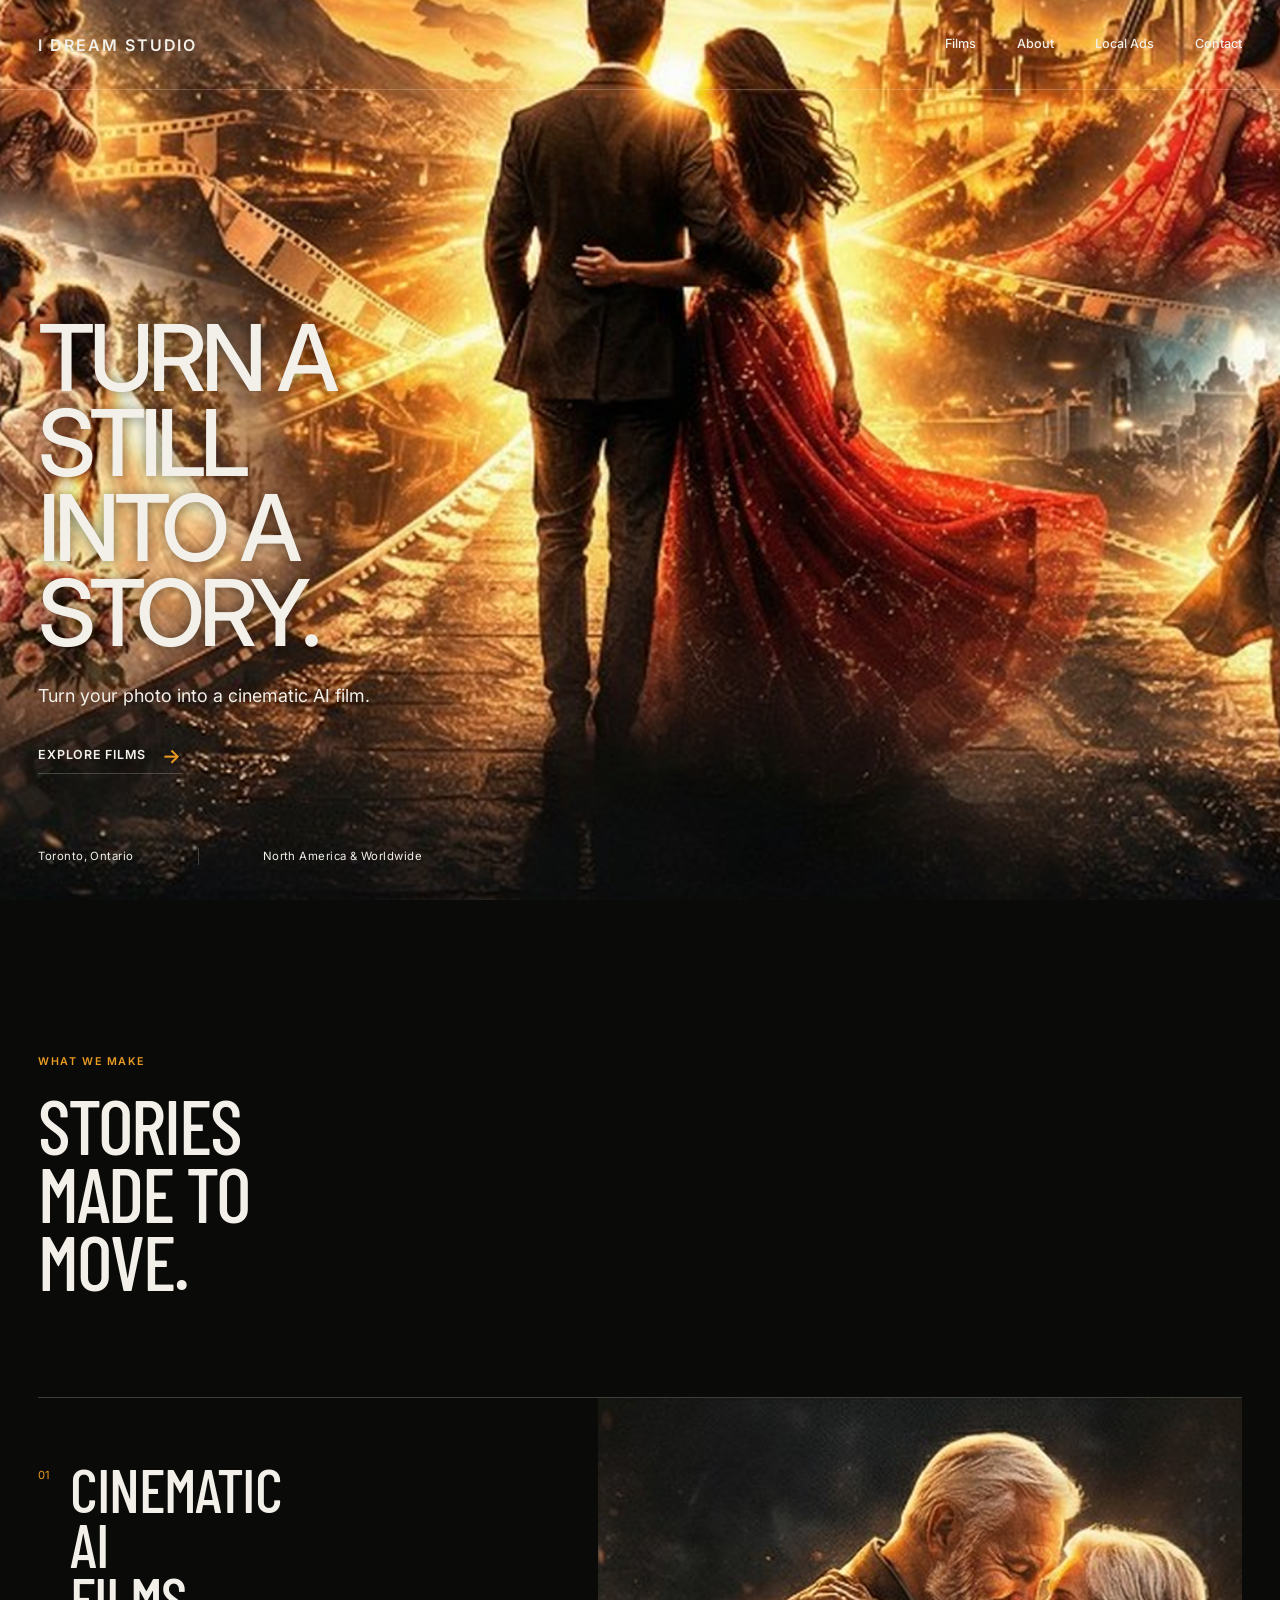
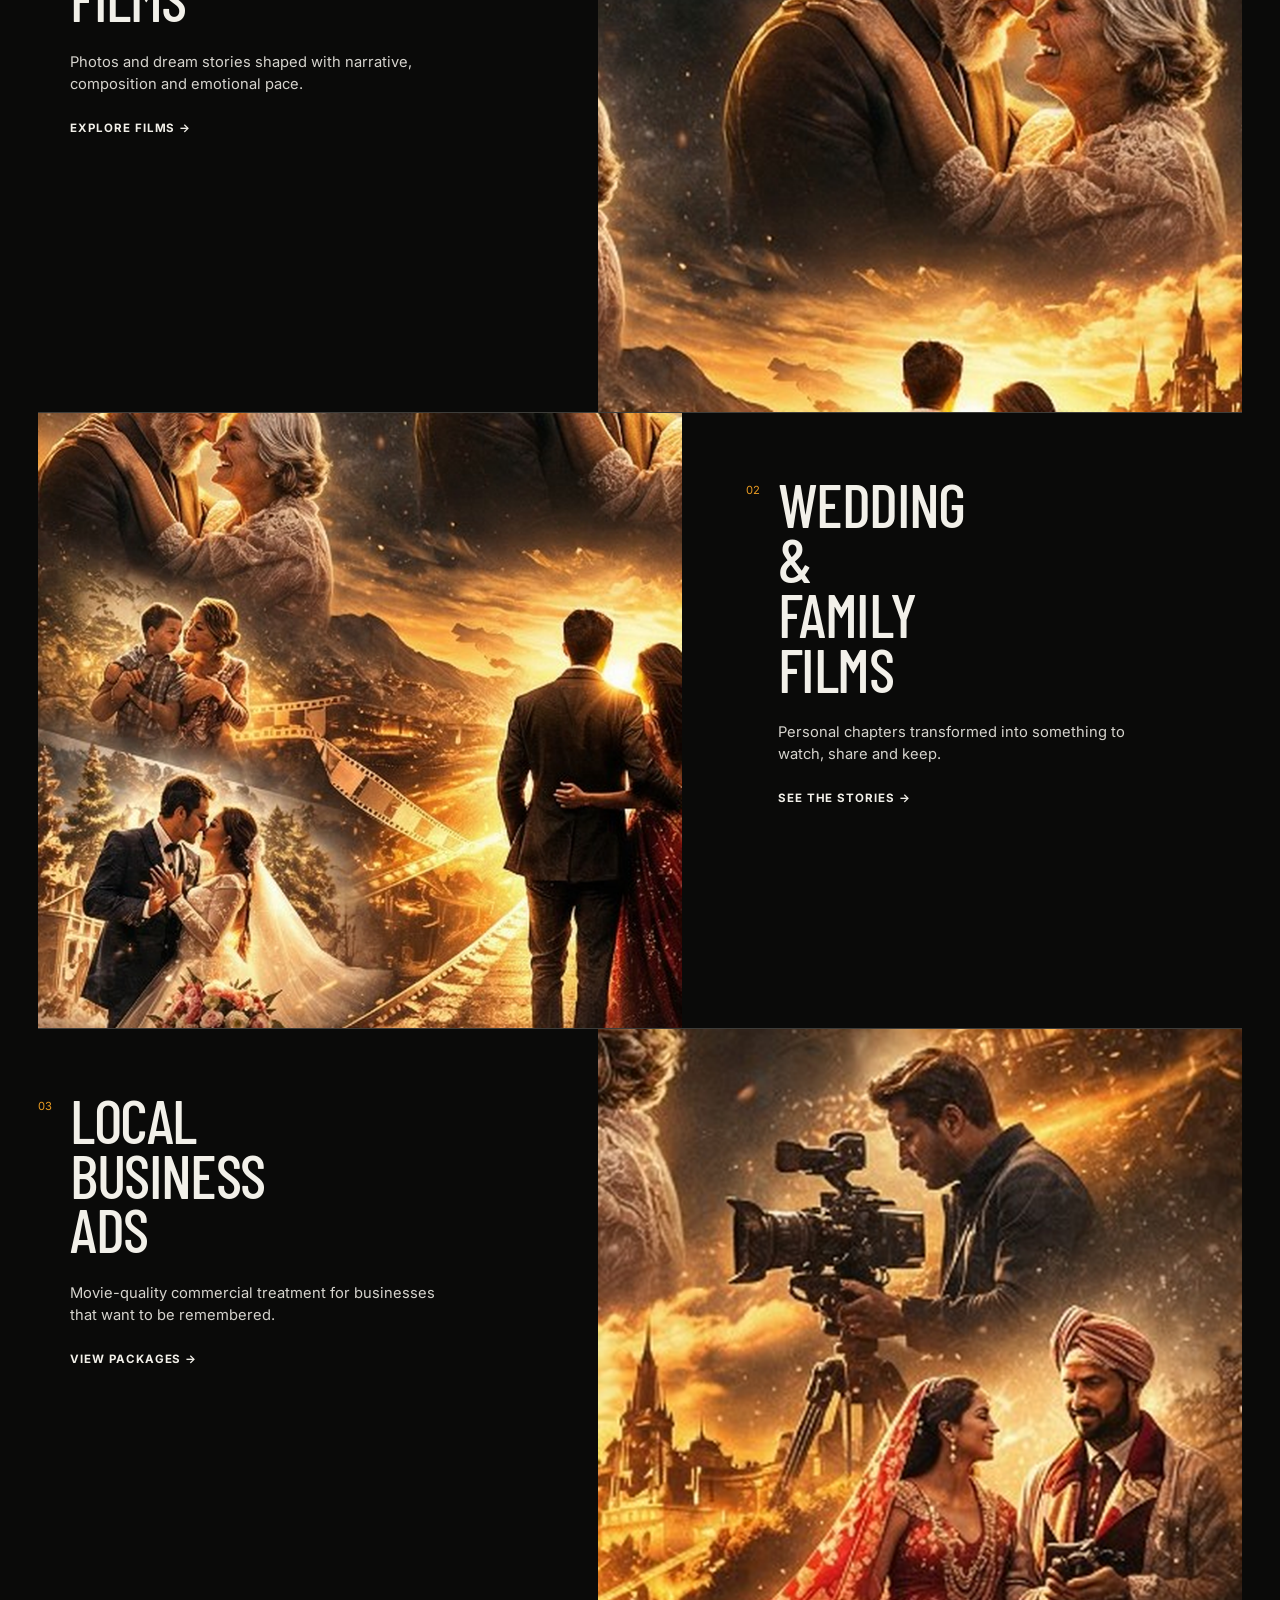
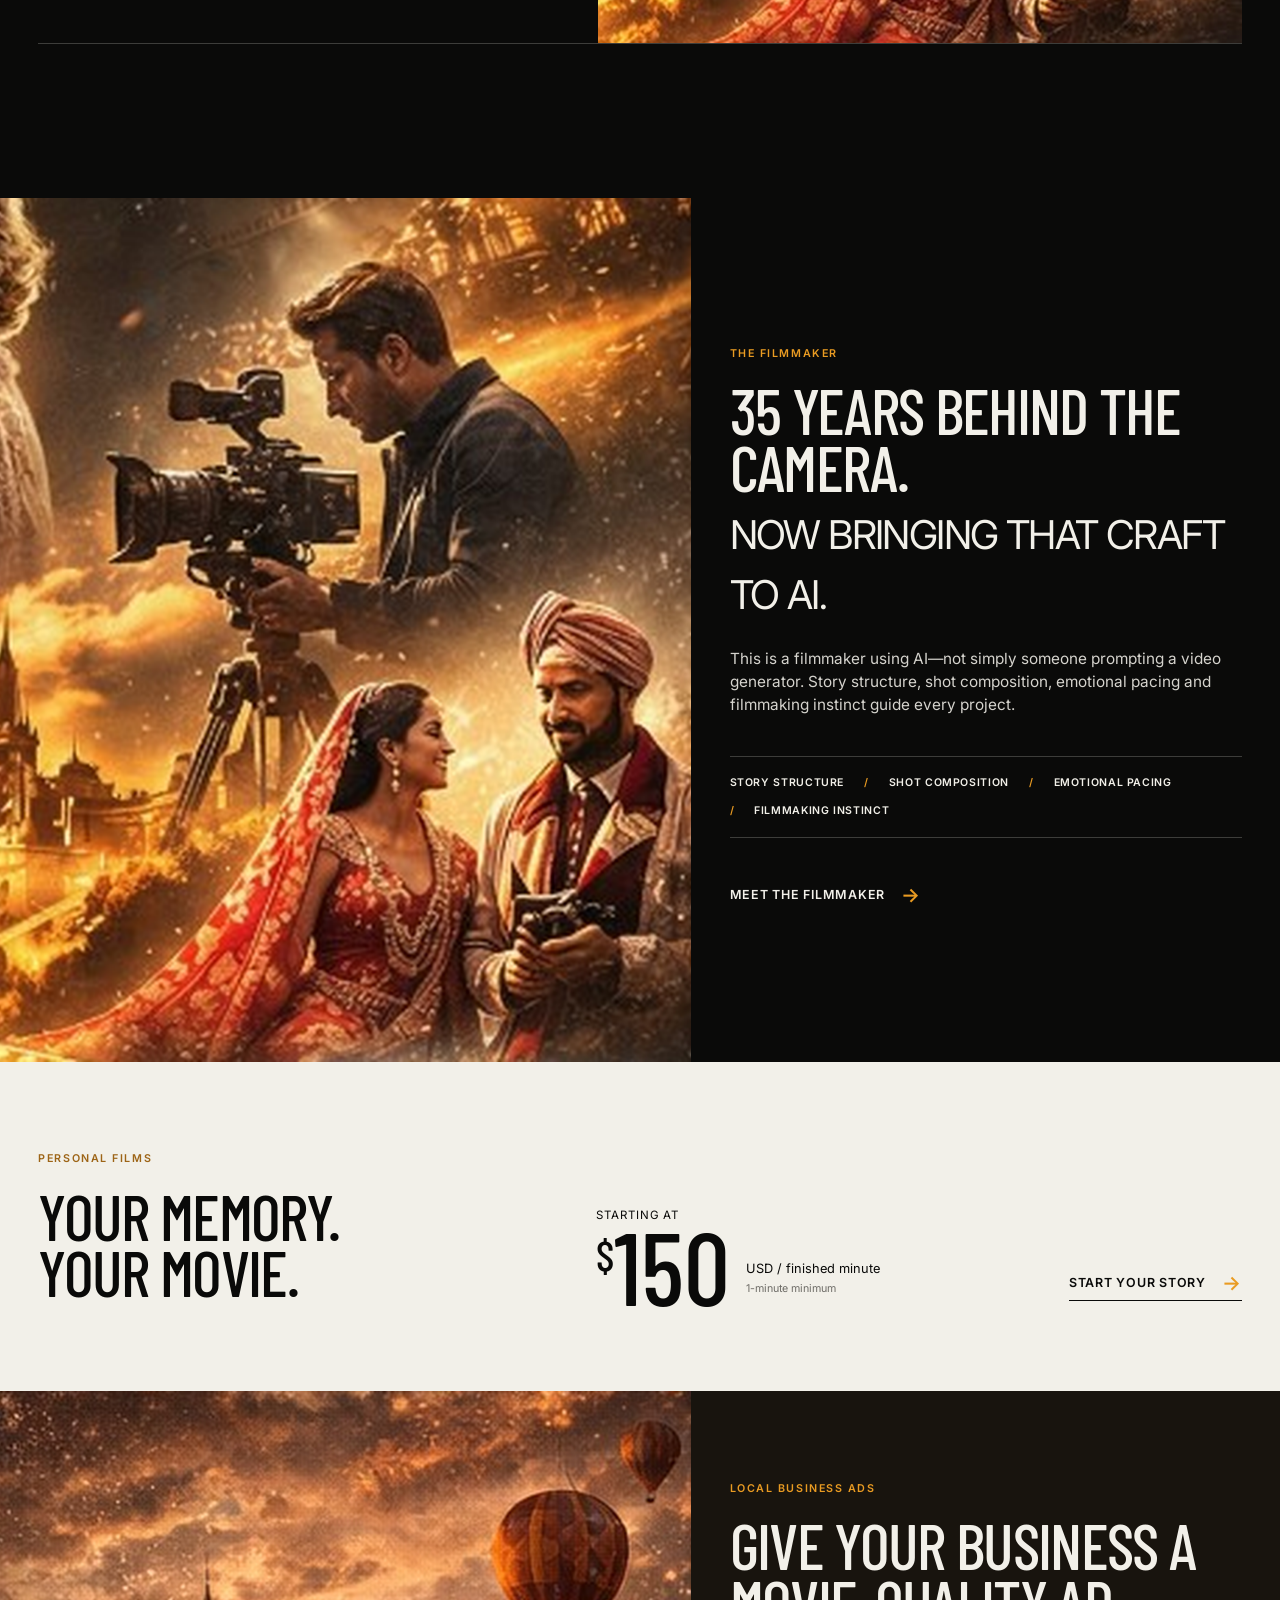
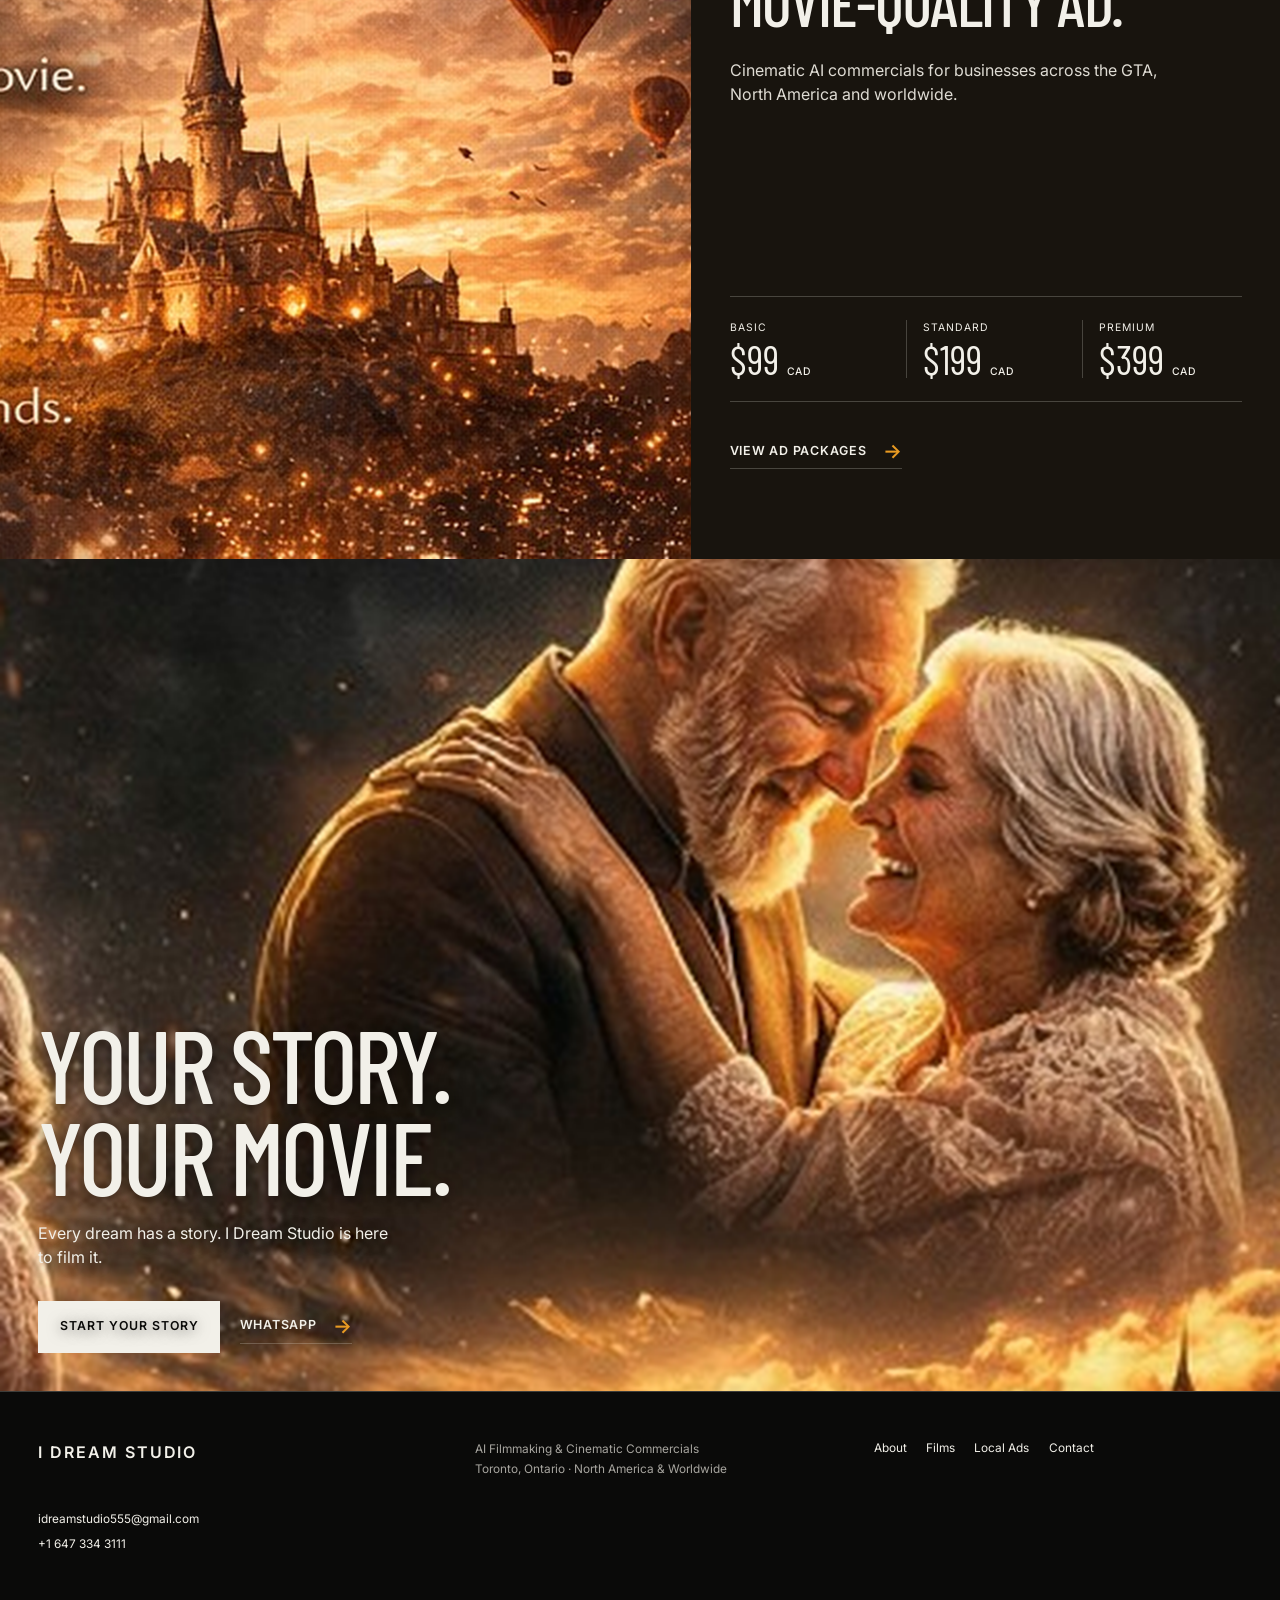
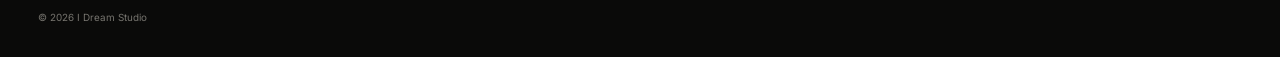
<file: index.html>
<!doctype html>
<html lang="en">
<head>
  <meta charset="utf-8"><meta name="viewport" content="width=device-width,initial-scale=1"><meta name="theme-color" content="#0a0a09">
  <title>I Dream Studio | Cinematic AI Films in Toronto</title><meta name="description" content="I Dream Studio combines 35 years of filmmaking craft with modern AI production to create cinematic films and commercials in Toronto and worldwide.">
  <link rel="canonical" href="https://www.idreamstudio.ca/"><meta property="og:type" content="website"><meta property="og:title" content="I Dream Studio | Cinematic AI Films"><meta property="og:description" content="Turn your photo, memory or business concept into a cinematic AI-assisted film."><meta property="og:image" content="https://www.idreamstudio.ca/02_wedding_cinematic.png">
  <link rel="preconnect" href="https://fonts.googleapis.com"><link rel="preconnect" href="https://fonts.gstatic.com" crossorigin><link href="https://fonts.googleapis.com/css2?family=Barlow+Condensed:wght@500;600&family=Inter:wght@400;500;600&display=swap" rel="stylesheet">
  <link rel="preload" as="image" href="02_wedding_cinematic.png" fetchpriority="high"><link rel="stylesheet" href="style.css?v=20260903-studio"><script src="script.js?v=20260903-studio" defer></script>
  <script type="application/ld+json">{"@context":"https://schema.org","@type":"ProfessionalService","name":"I Dream Studio","url":"https://www.idreamstudio.ca/","email":"idreamstudio555@gmail.com","telephone":"+1-647-334-3111","description":"AI filmmaking and cinematic commercials by a Toronto-based filmmaker.","areaServed":["North America","Worldwide"],"address":{"@type":"PostalAddress","addressLocality":"Toronto","addressRegion":"Ontario","addressCountry":"CA"}}</script>
</head>
<body class="home">
  <a class="skip-link" href="#main">Skip to content</a>
  <header class="site-header" data-header><a class="wordmark" href="index.html" aria-label="I Dream Studio home">I Dream Studio</a><button class="nav-toggle" type="button" aria-controls="site-nav" aria-expanded="false"><span>Menu</span><i aria-hidden="true"></i></button><nav class="site-nav" id="site-nav" aria-label="Primary navigation"><a href="services.html">Films</a><a href="about.html">About</a><a href="local-ads.html">Local Ads</a><a href="contact.html">Contact</a></nav></header>
  <main id="main">
    <section class="hero hero--home" aria-labelledby="home-title"><img class="hero__media" src="02_wedding_cinematic.png" width="1200" height="821" alt="A couple walking into a luminous world of wedding and family memories" fetchpriority="high"><div class="hero__content" data-reveal><h1 id="home-title">Turn a still<br>into a story.</h1><p>Turn your photo into a cinematic AI film.</p><a class="text-action text-action--light" href="services.html">Explore Films <span aria-hidden="true">→</span></a></div><div class="hero__meta"><span>Toronto, Ontario</span><span>North America &amp; Worldwide</span></div></section>
    <section class="service-index" aria-labelledby="services-title"><header class="section-head" data-reveal><p class="label">What we make</p><h2 id="services-title">Stories made to move.</h2></header>
      <a class="service-row" href="services.html" data-reveal><div class="service-row__copy"><span>01</span><h3>Cinematic<br>AI Films</h3><p>Photos and dream stories shaped with narrative, composition and emotional pace.</p><b>Explore films →</b></div><figure><img src="01_hero_cinematic_couple.png" width="1200" height="1133" loading="lazy" alt="An older couple sharing an intimate cinematic moment"></figure></a>
      <a class="service-row service-row--reverse" href="services.html#wedding-films" data-reveal><div class="service-row__copy"><span>02</span><h3>Wedding &amp;<br>Family Films</h3><p>Personal chapters transformed into something to watch, share and keep.</p><b>See the stories →</b></div><figure><img src="06_cinematic_family_story.png" width="1200" height="1256" loading="lazy" alt="Wedding and family moments composed as cinematic stills"></figure></a>
      <a class="service-row" href="local-ads.html" data-reveal><div class="service-row__copy"><span>03</span><h3>Local<br>Business Ads</h3><p>Movie-quality commercial treatment for businesses that want to be remembered.</p><b>View packages →</b></div><figure><img src="03_camera_filmmaker.png" width="1200" height="1261" loading="lazy" alt="A filmmaker composing a shot with a professional camera"></figure></a>
    </section>
    <section class="director-feature" aria-labelledby="director-title"><figure data-reveal><img src="03_camera_filmmaker.png" width="1200" height="1261" loading="lazy" alt="Filmmaker working behind a cinema camera"></figure><div class="director-feature__copy" data-reveal><p class="label">The filmmaker</p><h2 id="director-title">35 years behind the camera.<br><span>Now bringing that craft to AI.</span></h2><p>This is a filmmaker using AI—not simply someone prompting a video generator. Story structure, shot composition, emotional pacing and filmmaking instinct guide every project.</p><ul class="craft-line"><li>Story structure</li><li>Shot composition</li><li>Emotional pacing</li><li>Filmmaking instinct</li></ul><a class="text-action" href="about.html">Meet the filmmaker <span aria-hidden="true">→</span></a></div></section>
    <section class="rate-band rate-band--paper" aria-labelledby="personal-rate"><div data-reveal><p class="label">Personal films</p><h2 id="personal-rate">Your memory.<br>Your movie.</h2></div><div class="rate" data-reveal><span>Starting at</span><strong><sup>$</sup>150</strong><p>USD / finished minute<br><small>1-minute minimum</small></p></div><a class="text-action" href="contact.html">Start your story <span aria-hidden="true">→</span></a></section>
    <section class="ads-teaser" aria-labelledby="ads-title"><figure><img src="05_cinematic_castle_background.png" width="1200" height="862" loading="lazy" alt="A dramatic illuminated landscape representing cinematic commercial work"></figure><div class="ads-teaser__body"><div data-reveal><p class="label">Local business ads</p><h2 id="ads-title">Give your business a movie-quality ad.</h2><p>Cinematic AI commercials for businesses across the GTA, North America and worldwide.</p></div><dl class="mini-rates" data-reveal><div><dt>Basic</dt><dd>$99 <span>CAD</span></dd></div><div><dt>Standard</dt><dd>$199 <span>CAD</span></dd></div><div><dt>Premium</dt><dd>$399 <span>CAD</span></dd></div></dl><a class="text-action text-action--light" href="local-ads.html">View ad packages <span aria-hidden="true">→</span></a></div></section>
    <section class="closing-frame"><img src="01_hero_cinematic_couple.png" width="1200" height="1133" loading="lazy" alt=""><div data-reveal><h2>Your story.<br>Your movie.</h2><p>Every dream has a story. I Dream Studio is here to film it.</p><a class="button" href="contact.html">Start Your Story</a><a class="text-action text-action--light" href="https://wa.me/16473343111">WhatsApp <span aria-hidden="true">→</span></a></div></section>
  </main>
  <footer class="site-footer"><a class="wordmark" href="index.html">I Dream Studio</a><p>AI Filmmaking &amp; Cinematic Commercials<br>Toronto, Ontario · North America &amp; Worldwide</p><nav aria-label="Footer navigation"><a href="about.html">About</a><a href="services.html">Films</a><a href="local-ads.html">Local Ads</a><a href="contact.html">Contact</a></nav><address><a href="mailto:idreamstudio555@gmail.com">idreamstudio555@gmail.com</a><a href="https://wa.me/16473343111">+1 647 334 3111</a></address><small>© <span data-year></span> I Dream Studio</small></footer>
</body></html>
</file>
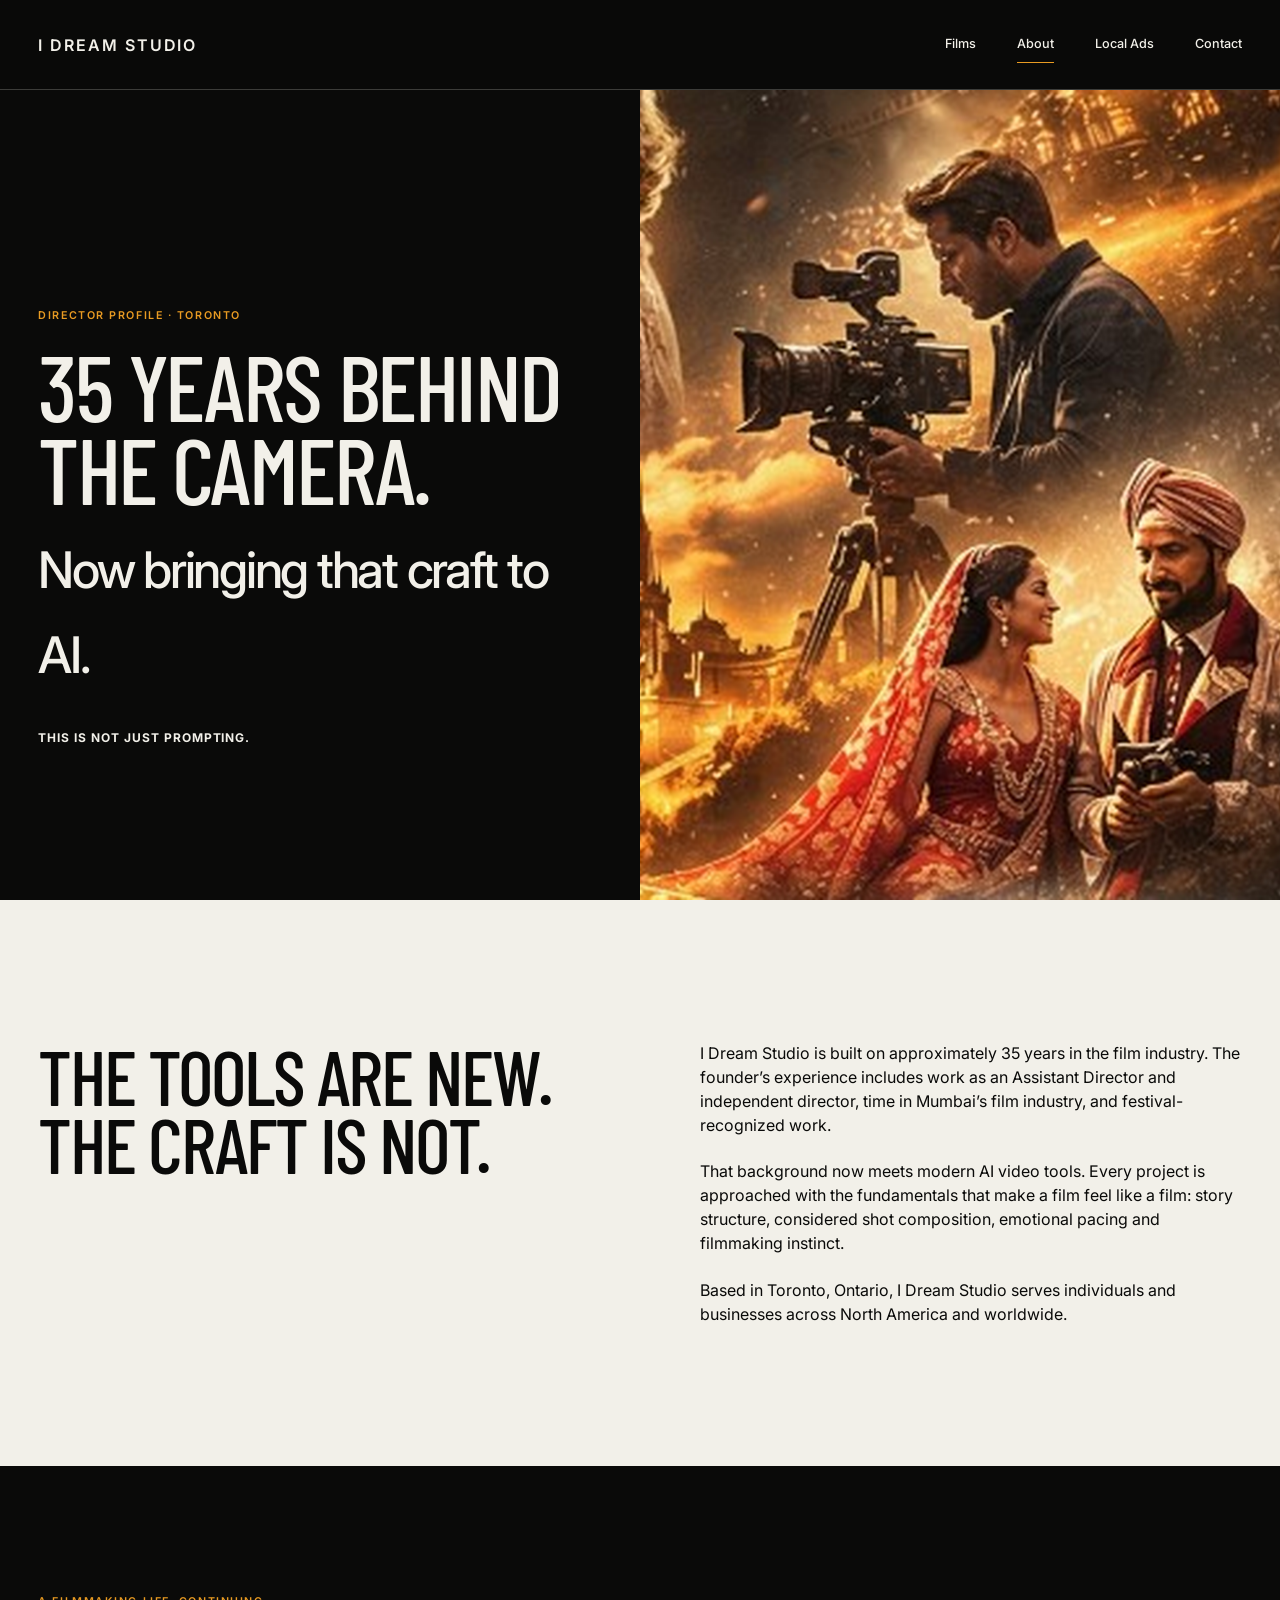
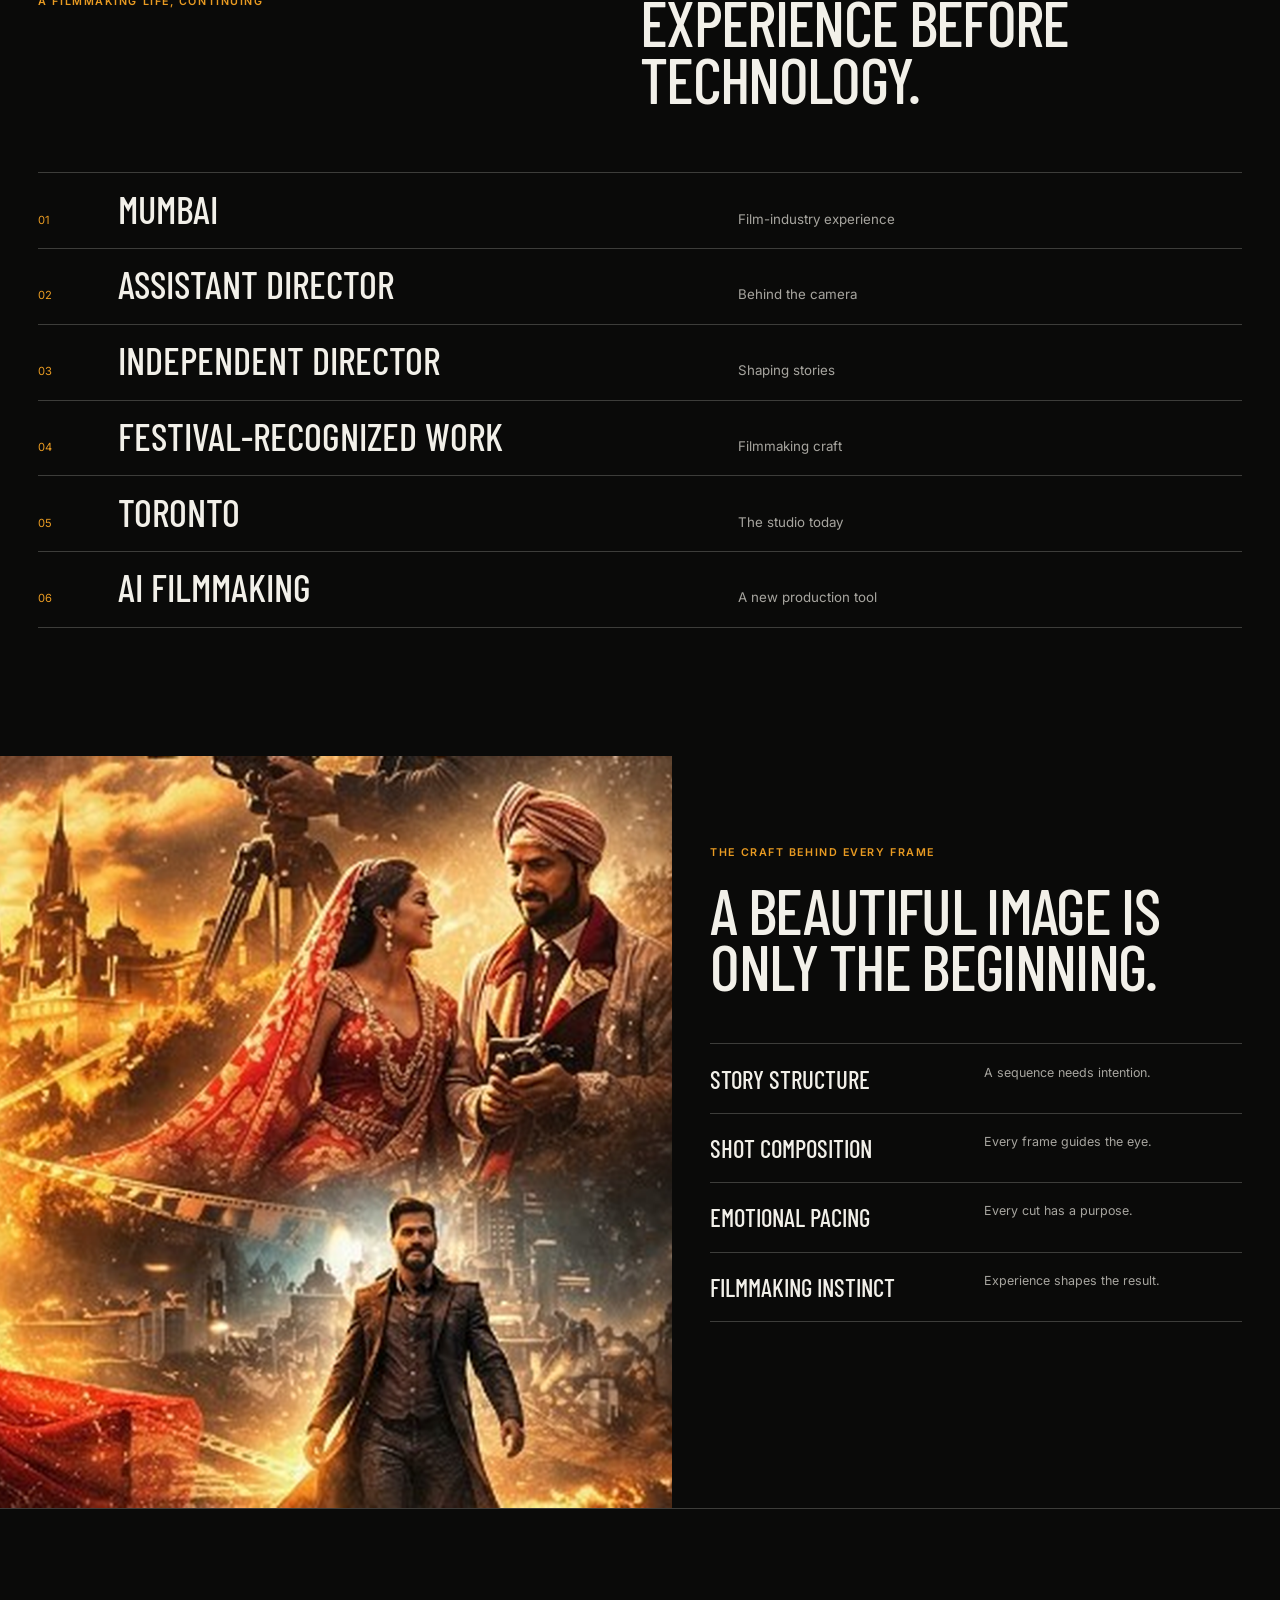
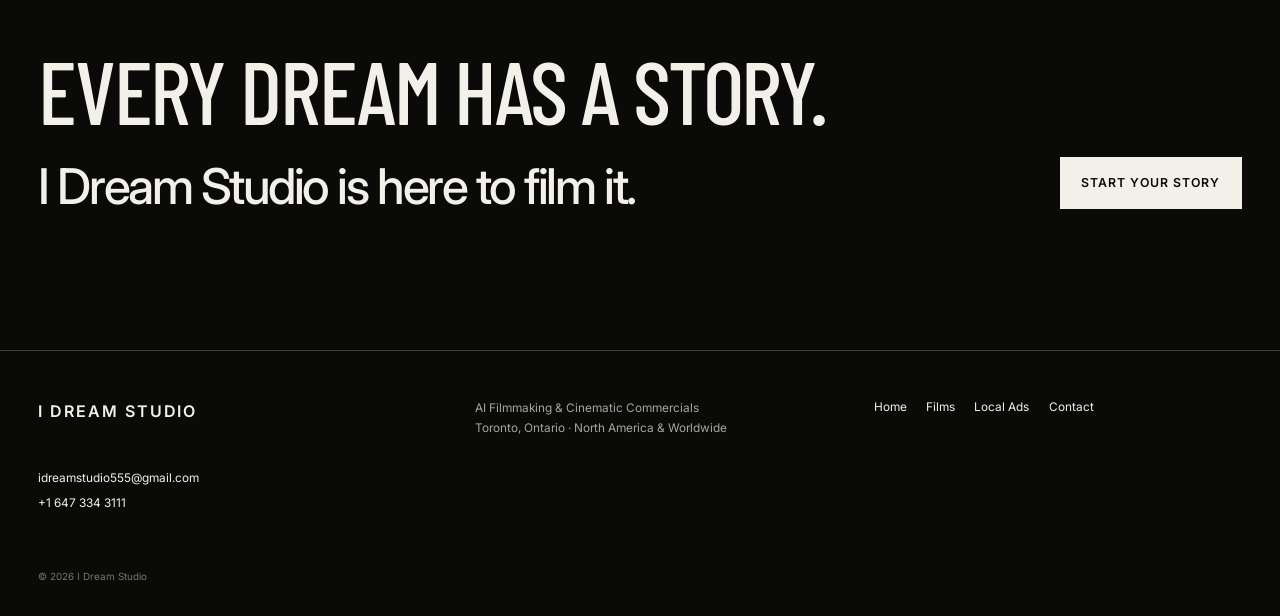
<file: about.html>
<!doctype html>
<html lang="en"><head>
  <meta charset="utf-8"><meta name="viewport" content="width=device-width,initial-scale=1"><meta name="theme-color" content="#0a0a09">
  <title>About the Filmmaker | I Dream Studio Toronto</title><meta name="description" content="Meet the filmmaker behind I Dream Studio: approximately 35 years in film, now combined with modern AI video production in Toronto.">
  <link rel="canonical" href="https://www.idreamstudio.ca/about.html"><meta property="og:type" content="website"><meta property="og:title" content="About the Filmmaker | I Dream Studio"><meta property="og:description" content="35 years behind the camera. Now bringing that craft to AI."><meta property="og:image" content="https://www.idreamstudio.ca/03_camera_filmmaker.png">
  <link rel="preconnect" href="https://fonts.googleapis.com"><link rel="preconnect" href="https://fonts.gstatic.com" crossorigin><link href="https://fonts.googleapis.com/css2?family=Barlow+Condensed:wght@500;600&family=Inter:wght@400;500;600&display=swap" rel="stylesheet"><link rel="preload" as="image" href="03_camera_filmmaker.png" fetchpriority="high"><link rel="stylesheet" href="style.css?v=20260903-studio"><script src="script.js?v=20260903-studio" defer></script>
</head><body class="about">
  <a class="skip-link" href="#main">Skip to content</a><header class="site-header site-header--solid" data-header><a class="wordmark" href="index.html">I Dream Studio</a><button class="nav-toggle" type="button" aria-controls="site-nav" aria-expanded="false"><span>Menu</span><i aria-hidden="true"></i></button><nav class="site-nav" id="site-nav" aria-label="Primary navigation"><a href="services.html">Films</a><a aria-current="page" href="about.html">About</a><a href="local-ads.html">Local Ads</a><a href="contact.html">Contact</a></nav></header>
  <main id="main">
    <section class="profile-hero"><div class="profile-hero__copy" data-reveal><p class="label">Director profile · Toronto</p><h1>35 years behind the camera.<br><span>Now bringing that craft to AI.</span></h1><strong>This is not just prompting.</strong></div><figure><img src="03_camera_filmmaker.png" width="1200" height="1261" alt="Filmmaker composing a shot behind a cinema camera" fetchpriority="high"></figure></section>
    <section class="bio-layout"><h2 data-reveal>The tools are new.<br>The craft is not.</h2><div class="reading-copy" data-reveal><p>I Dream Studio is built on approximately 35 years in the film industry. The founder’s experience includes work as an Assistant Director and independent director, time in Mumbai’s film industry, and festival-recognized work.</p><p>That background now meets modern AI video tools. Every project is approached with the fundamentals that make a film feel like a film: story structure, considered shot composition, emotional pacing and filmmaking instinct.</p><p>Based in Toronto, Ontario, I Dream Studio serves individuals and businesses across North America and worldwide.</p></div></section>
    <section class="career"><header><p class="label">A filmmaking life, continuing</p><h2>Experience before technology.</h2></header><ol><li><span>01</span><strong>Mumbai</strong><small>Film-industry experience</small></li><li><span>02</span><strong>Assistant Director</strong><small>Behind the camera</small></li><li><span>03</span><strong>Independent Director</strong><small>Shaping stories</small></li><li><span>04</span><strong>Festival-recognized work</strong><small>Filmmaking craft</small></li><li><span>05</span><strong>Toronto</strong><small>The studio today</small></li><li><span>06</span><strong>AI Filmmaking</strong><small>A new production tool</small></li></ol></section>
    <section class="craft-spread"><figure><img src="04_wedding_indian_couple.png" width="1200" height="1200" loading="lazy" alt="A wedding scene composed beside filmmaking equipment"></figure><div data-reveal><p class="label">The craft behind every frame</p><h2>A beautiful image is only the beginning.</h2><ul><li><strong>Story structure</strong><span>A sequence needs intention.</span></li><li><strong>Shot composition</strong><span>Every frame guides the eye.</span></li><li><strong>Emotional pacing</strong><span>Every cut has a purpose.</span></li><li><strong>Filmmaking instinct</strong><span>Experience shapes the result.</span></li></ul></div></section>
    <section class="statement"><h2>Every dream has a story.<br><span>I Dream Studio is here to film it.</span></h2><a class="button" href="contact.html">Start Your Story</a></section>
  </main>
  <footer class="site-footer"><a class="wordmark" href="index.html">I Dream Studio</a><p>AI Filmmaking &amp; Cinematic Commercials<br>Toronto, Ontario · North America &amp; Worldwide</p><nav aria-label="Footer navigation"><a href="index.html">Home</a><a href="services.html">Films</a><a href="local-ads.html">Local Ads</a><a href="contact.html">Contact</a></nav><address><a href="mailto:idreamstudio555@gmail.com">idreamstudio555@gmail.com</a><a href="https://wa.me/16473343111">+1 647 334 3111</a></address><small>© <span data-year></span> I Dream Studio</small></footer>
</body></html>
</file>
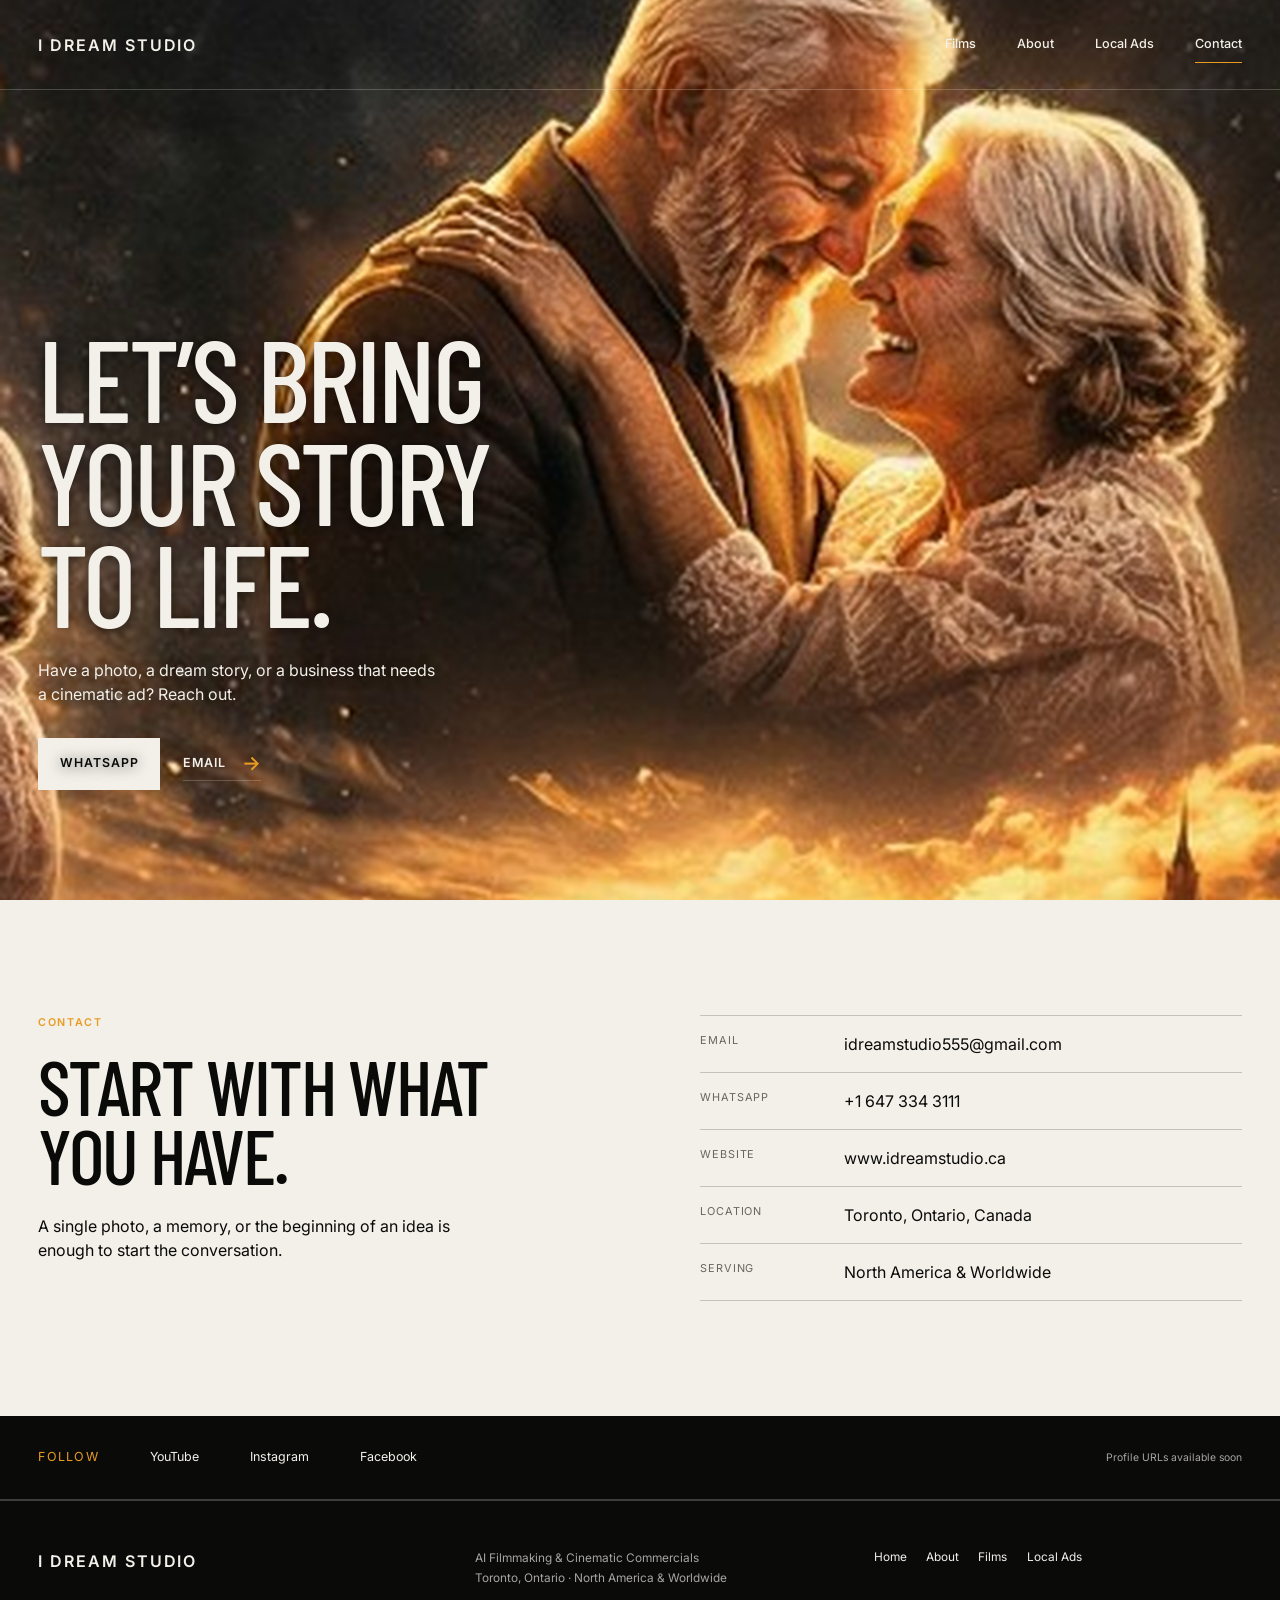
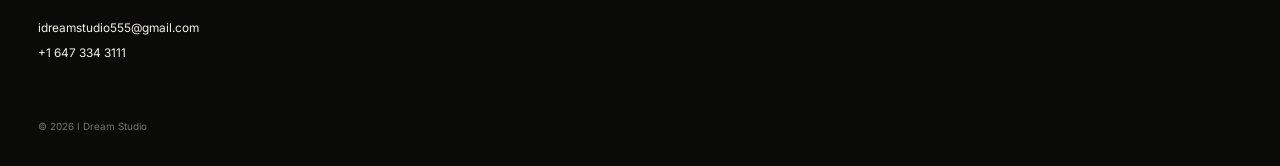
<file: contact.html>
<!doctype html>
<html lang="en"><head>
  <meta charset="utf-8"><meta name="viewport" content="width=device-width,initial-scale=1"><meta name="theme-color" content="#0a0a09">
  <title>Contact I Dream Studio | Toronto AI Filmmaking</title><meta name="description" content="Contact I Dream Studio in Toronto about a personal cinematic film or movie-quality local business commercial.">
  <link rel="canonical" href="https://www.idreamstudio.ca/contact.html"><meta property="og:type" content="website"><meta property="og:title" content="Contact I Dream Studio"><meta property="og:description" content="Let’s bring your story to life."><meta property="og:image" content="https://www.idreamstudio.ca/01_hero_cinematic_couple.png">
  <link rel="preconnect" href="https://fonts.googleapis.com"><link rel="preconnect" href="https://fonts.gstatic.com" crossorigin><link href="https://fonts.googleapis.com/css2?family=Barlow+Condensed:wght@500;600&family=Inter:wght@400;500;600&display=swap" rel="stylesheet"><link rel="preload" as="image" href="01_hero_cinematic_couple.png" fetchpriority="high"><link rel="stylesheet" href="style.css?v=20260903-studio"><script src="script.js?v=20260903-studio" defer></script>
</head><body class="contact">
  <a class="skip-link" href="#main">Skip to content</a><header class="site-header" data-header><a class="wordmark" href="index.html">I Dream Studio</a><button class="nav-toggle" type="button" aria-controls="site-nav" aria-expanded="false"><span>Menu</span><i aria-hidden="true"></i></button><nav class="site-nav" id="site-nav" aria-label="Primary navigation"><a href="services.html">Films</a><a href="about.html">About</a><a href="local-ads.html">Local Ads</a><a aria-current="page" href="contact.html">Contact</a></nav></header>
  <main id="main"><section class="contact-frame"><img src="01_hero_cinematic_couple.png" width="1200" height="1133" alt="An older couple sharing a close and joyful moment" fetchpriority="high"><div class="contact-frame__copy" data-reveal><h1>Let’s bring<br>your story<br>to life.</h1><p>Have a photo, a dream story, or a business that needs a cinematic ad? Reach out.</p><div class="contact-actions"><a class="button" href="https://wa.me/16473343111">WhatsApp</a><a class="text-action text-action--light" href="mailto:idreamstudio555@gmail.com?subject=I%20Dream%20Studio%20Inquiry">Email <span aria-hidden="true">→</span></a></div></div></section>
    <section class="contact-ledger"><div><p class="label">Contact</p><h2>Start with what you have.</h2><p>A single photo, a memory, or the beginning of an idea is enough to start the conversation.</p></div><address><div><span>Email</span><a href="mailto:idreamstudio555@gmail.com">idreamstudio555@gmail.com</a></div><div><span>WhatsApp</span><a href="https://wa.me/16473343111">+1 647 334 3111</a></div><div><span>Website</span><a href="https://www.idreamstudio.ca">www.idreamstudio.ca</a></div><div><span>Location</span><p>Toronto, Ontario, Canada</p></div><div><span>Serving</span><p>North America &amp; Worldwide</p></div></address></section>
    <section class="social-line"><span>Follow</span><p>YouTube</p><p>Instagram</p><p>Facebook</p><small>Profile URLs available soon</small></section></main>
  <footer class="site-footer"><a class="wordmark" href="index.html">I Dream Studio</a><p>AI Filmmaking &amp; Cinematic Commercials<br>Toronto, Ontario · North America &amp; Worldwide</p><nav aria-label="Footer navigation"><a href="index.html">Home</a><a href="about.html">About</a><a href="services.html">Films</a><a href="local-ads.html">Local Ads</a></nav><address><a href="mailto:idreamstudio555@gmail.com">idreamstudio555@gmail.com</a><a href="https://wa.me/16473343111">+1 647 334 3111</a></address><small>© <span data-year></span> I Dream Studio</small></footer>
</body></html>
</file>
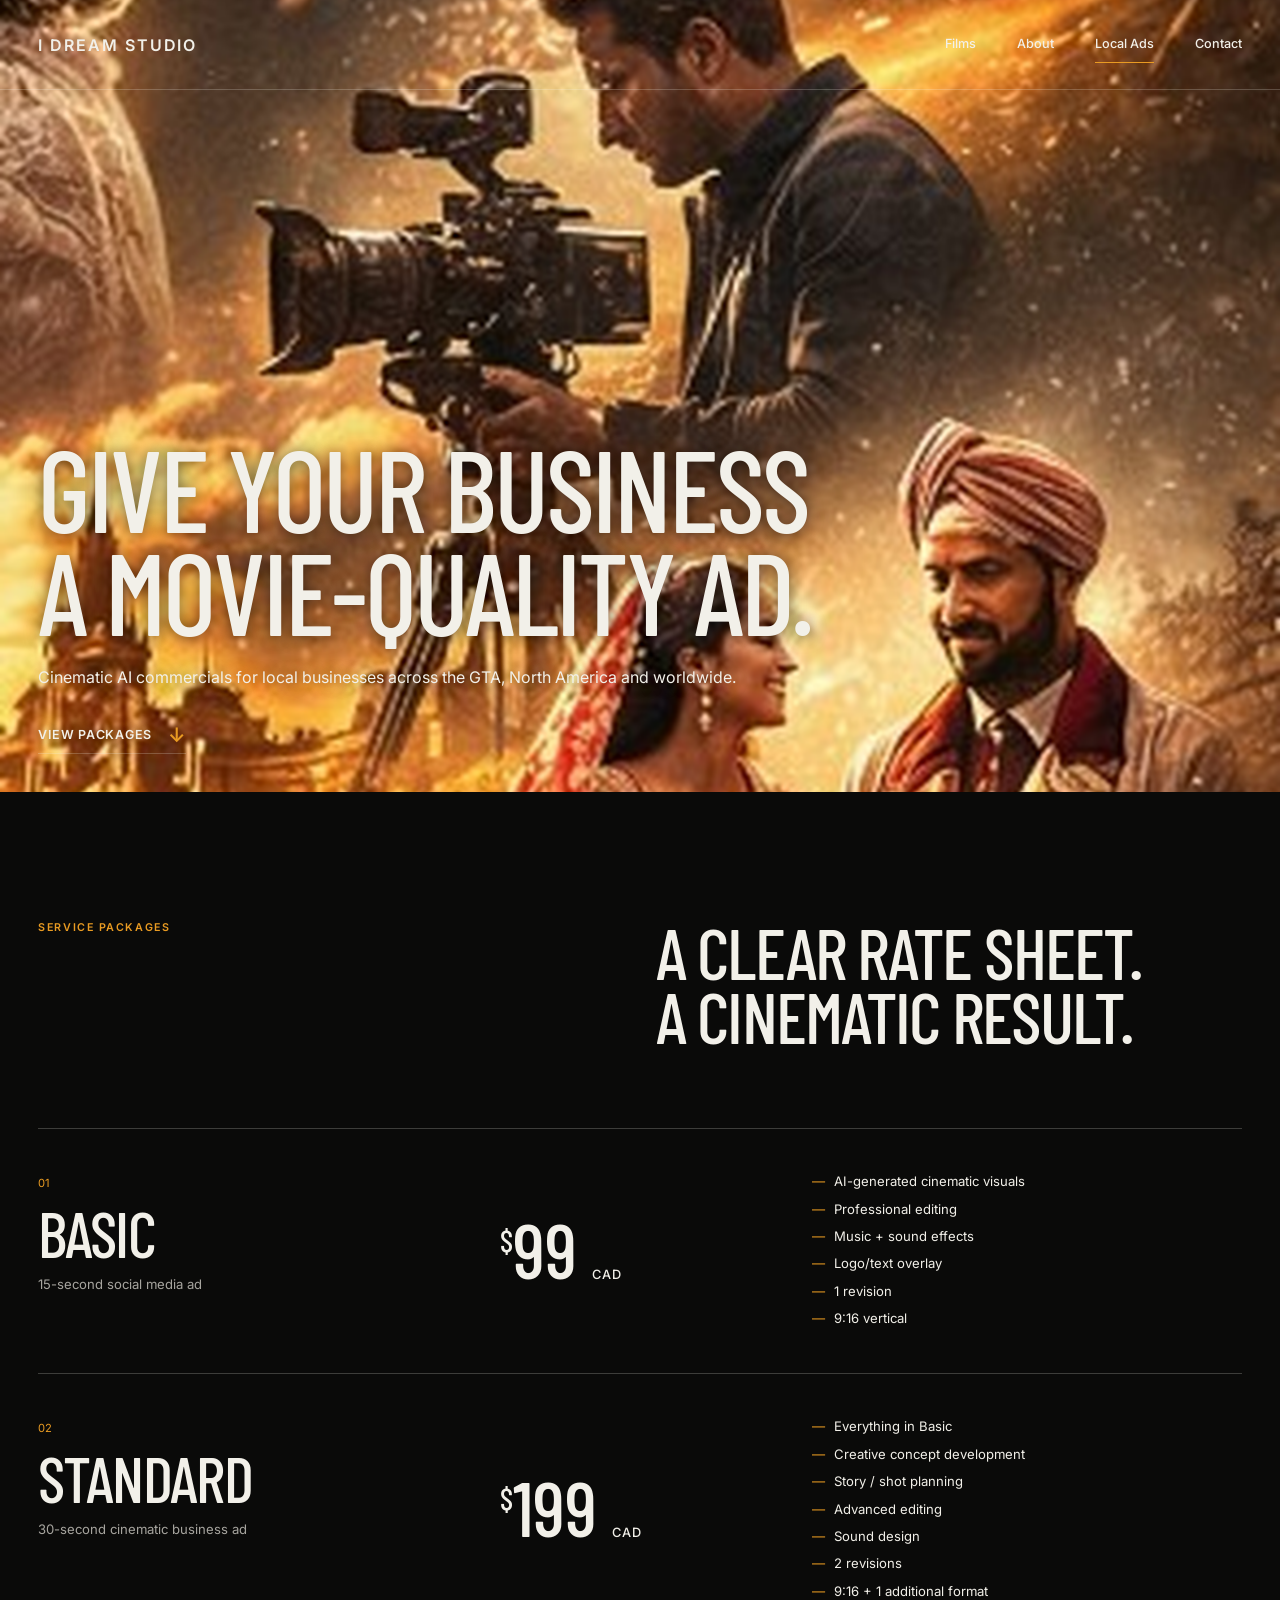
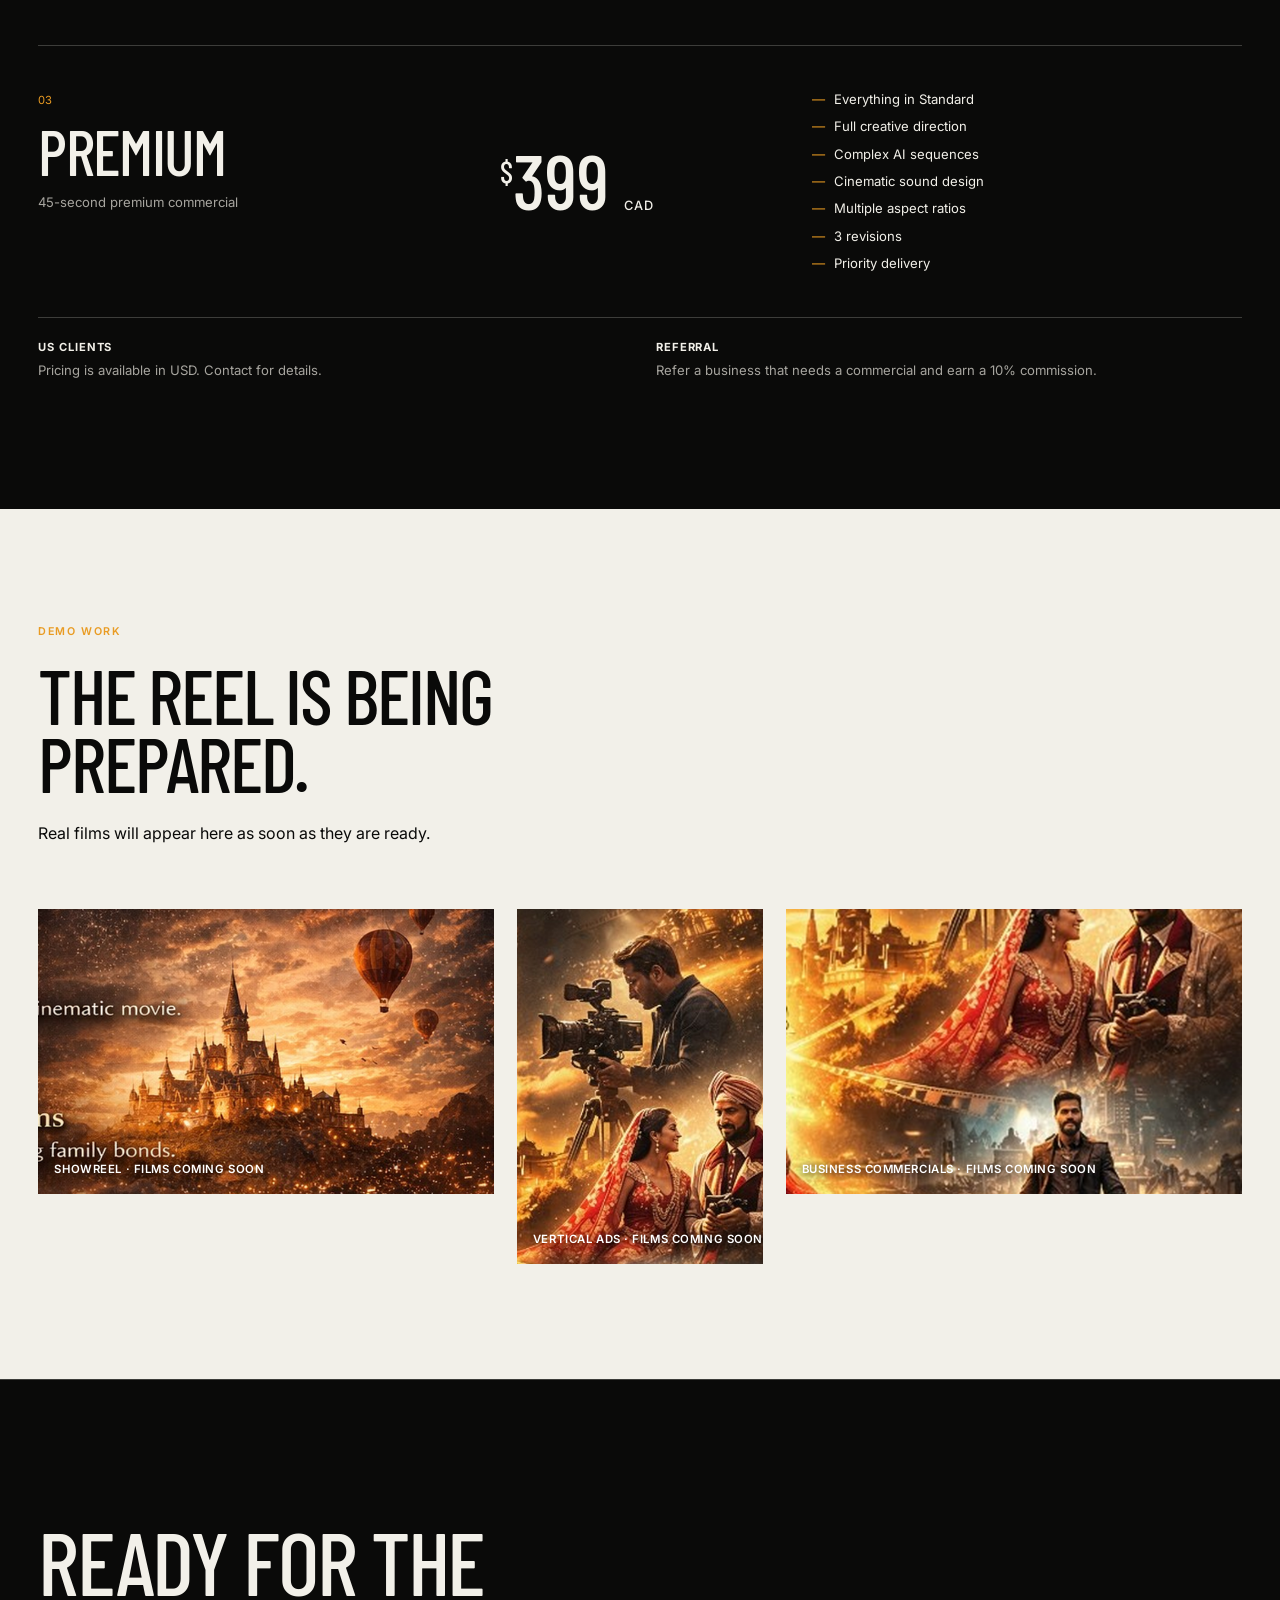
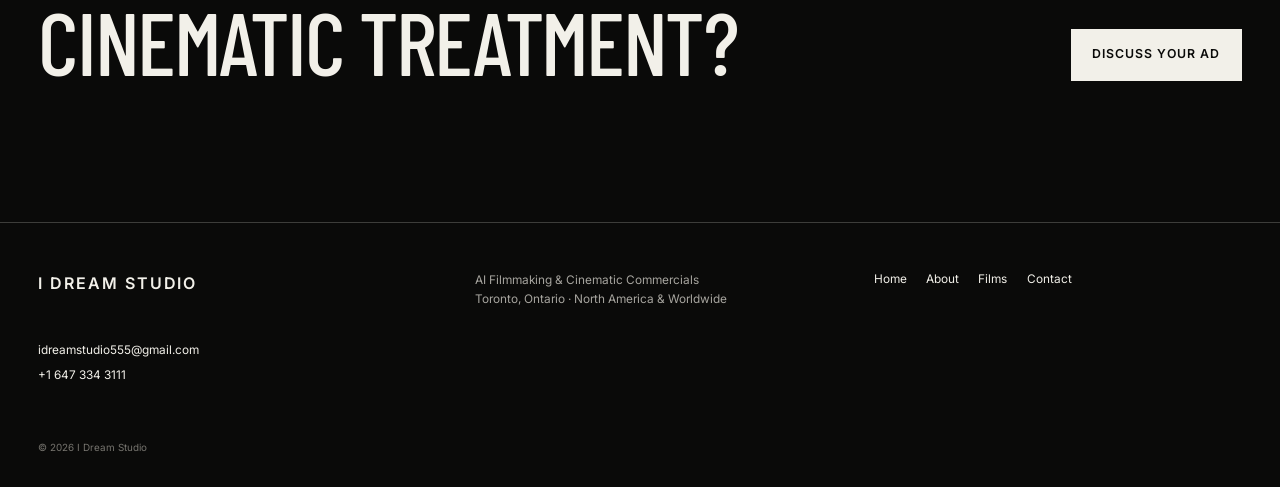
<file: local-ads.html>
<!doctype html>
<html lang="en"><head>
  <meta charset="utf-8"><meta name="viewport" content="width=device-width,initial-scale=1"><meta name="theme-color" content="#0a0a09">
  <title>Local Business Commercials | I Dream Studio Toronto</title><meta name="description" content="Cinematic AI commercials for local businesses across the GTA, North America and worldwide. Packages from $99 CAD.">
  <link rel="canonical" href="https://www.idreamstudio.ca/local-ads.html"><meta property="og:type" content="website"><meta property="og:title" content="Local Business Commercials | I Dream Studio"><meta property="og:description" content="Give your business a movie-quality ad."><meta property="og:image" content="https://www.idreamstudio.ca/03_camera_filmmaker.png">
  <link rel="preconnect" href="https://fonts.googleapis.com"><link rel="preconnect" href="https://fonts.gstatic.com" crossorigin><link href="https://fonts.googleapis.com/css2?family=Barlow+Condensed:wght@500;600&family=Inter:wght@400;500;600&display=swap" rel="stylesheet"><link rel="preload" as="image" href="03_camera_filmmaker.png" fetchpriority="high"><link rel="stylesheet" href="style.css?v=20260903-studio"><script src="script.js?v=20260903-studio" defer></script>
</head><body class="local-ads">
  <a class="skip-link" href="#main">Skip to content</a><header class="site-header" data-header><a class="wordmark" href="index.html">I Dream Studio</a><button class="nav-toggle" type="button" aria-controls="site-nav" aria-expanded="false"><span>Menu</span><i aria-hidden="true"></i></button><nav class="site-nav" id="site-nav" aria-label="Primary navigation"><a href="services.html">Films</a><a href="about.html">About</a><a aria-current="page" href="local-ads.html">Local Ads</a><a href="contact.html">Contact</a></nav></header>
  <main id="main">
    <section class="ads-hero"><img src="03_camera_filmmaker.png" width="1200" height="1261" alt="A filmmaker operating a cinema camera" fetchpriority="high"><div data-reveal><h1>Give your business<br>a movie-quality ad.</h1><p>Cinematic AI commercials for local businesses across the GTA, North America and worldwide.</p><a class="text-action text-action--light" href="#packages">View packages <span aria-hidden="true">↓</span></a></div></section>
    <section class="packages" id="packages"><header><p class="label">Service packages</p><h2>A clear rate sheet.<br>A cinematic result.</h2></header>
      <article class="package" data-reveal><div><span>01</span><h3>Basic</h3><p>15-second social media ad</p></div><strong><sup>$</sup>99 <small>CAD</small></strong><ul><li>AI-generated cinematic visuals</li><li>Professional editing</li><li>Music + sound effects</li><li>Logo/text overlay</li><li>1 revision</li><li>9:16 vertical</li></ul></article>
      <article class="package package--focus" data-reveal><div><span>02</span><h3>Standard</h3><p>30-second cinematic business ad</p></div><strong><sup>$</sup>199 <small>CAD</small></strong><ul><li>Everything in Basic</li><li>Creative concept development</li><li>Story / shot planning</li><li>Advanced editing</li><li>Sound design</li><li>2 revisions</li><li>9:16 + 1 additional format</li></ul></article>
      <article class="package" data-reveal><div><span>03</span><h3>Premium</h3><p>45-second premium commercial</p></div><strong><sup>$</sup>399 <small>CAD</small></strong><ul><li>Everything in Standard</li><li>Full creative direction</li><li>Complex AI sequences</li><li>Cinematic sound design</li><li>Multiple aspect ratios</li><li>3 revisions</li><li>Priority delivery</li></ul></article>
      <div class="package-notes"><p><strong>US clients</strong>Pricing is available in USD. Contact for details.</p><p><strong>Referral</strong>Refer a business that needs a commercial and earn a 10% commission.</p></div>
    </section>
    <section class="reel" aria-labelledby="reel-title"><header><p class="label">Demo work</p><h2 id="reel-title">The reel is being prepared.</h2><p>Real films will appear here as soon as they are ready.</p></header><div class="reel-grid"><div class="reel-slot" data-video-id="" data-video-title="I Dream Studio showreel"><img src="05_cinematic_castle_background.png" width="1200" height="862" loading="lazy" alt=""><span>Showreel · Films coming soon</span></div><div class="reel-slot reel-slot--portrait" data-video-id="" data-video-title="I Dream Studio vertical ad"><img src="03_camera_filmmaker.png" width="1200" height="1261" loading="lazy" alt=""><span>Vertical ads · Films coming soon</span></div><div class="reel-slot" data-video-id="" data-video-title="I Dream Studio business commercial"><img src="04_wedding_indian_couple.png" width="1200" height="1200" loading="lazy" alt=""><span>Business commercials · Films coming soon</span></div></div></section>
    <section class="statement"><h2>Ready for the<br>cinematic treatment?</h2><a class="button" href="contact.html">Discuss Your Ad</a></section>
  </main>
  <footer class="site-footer"><a class="wordmark" href="index.html">I Dream Studio</a><p>AI Filmmaking &amp; Cinematic Commercials<br>Toronto, Ontario · North America &amp; Worldwide</p><nav aria-label="Footer navigation"><a href="index.html">Home</a><a href="about.html">About</a><a href="services.html">Films</a><a href="contact.html">Contact</a></nav><address><a href="mailto:idreamstudio555@gmail.com">idreamstudio555@gmail.com</a><a href="https://wa.me/16473343111">+1 647 334 3111</a></address><small>© <span data-year></span> I Dream Studio</small></footer>
</body></html>
</file>
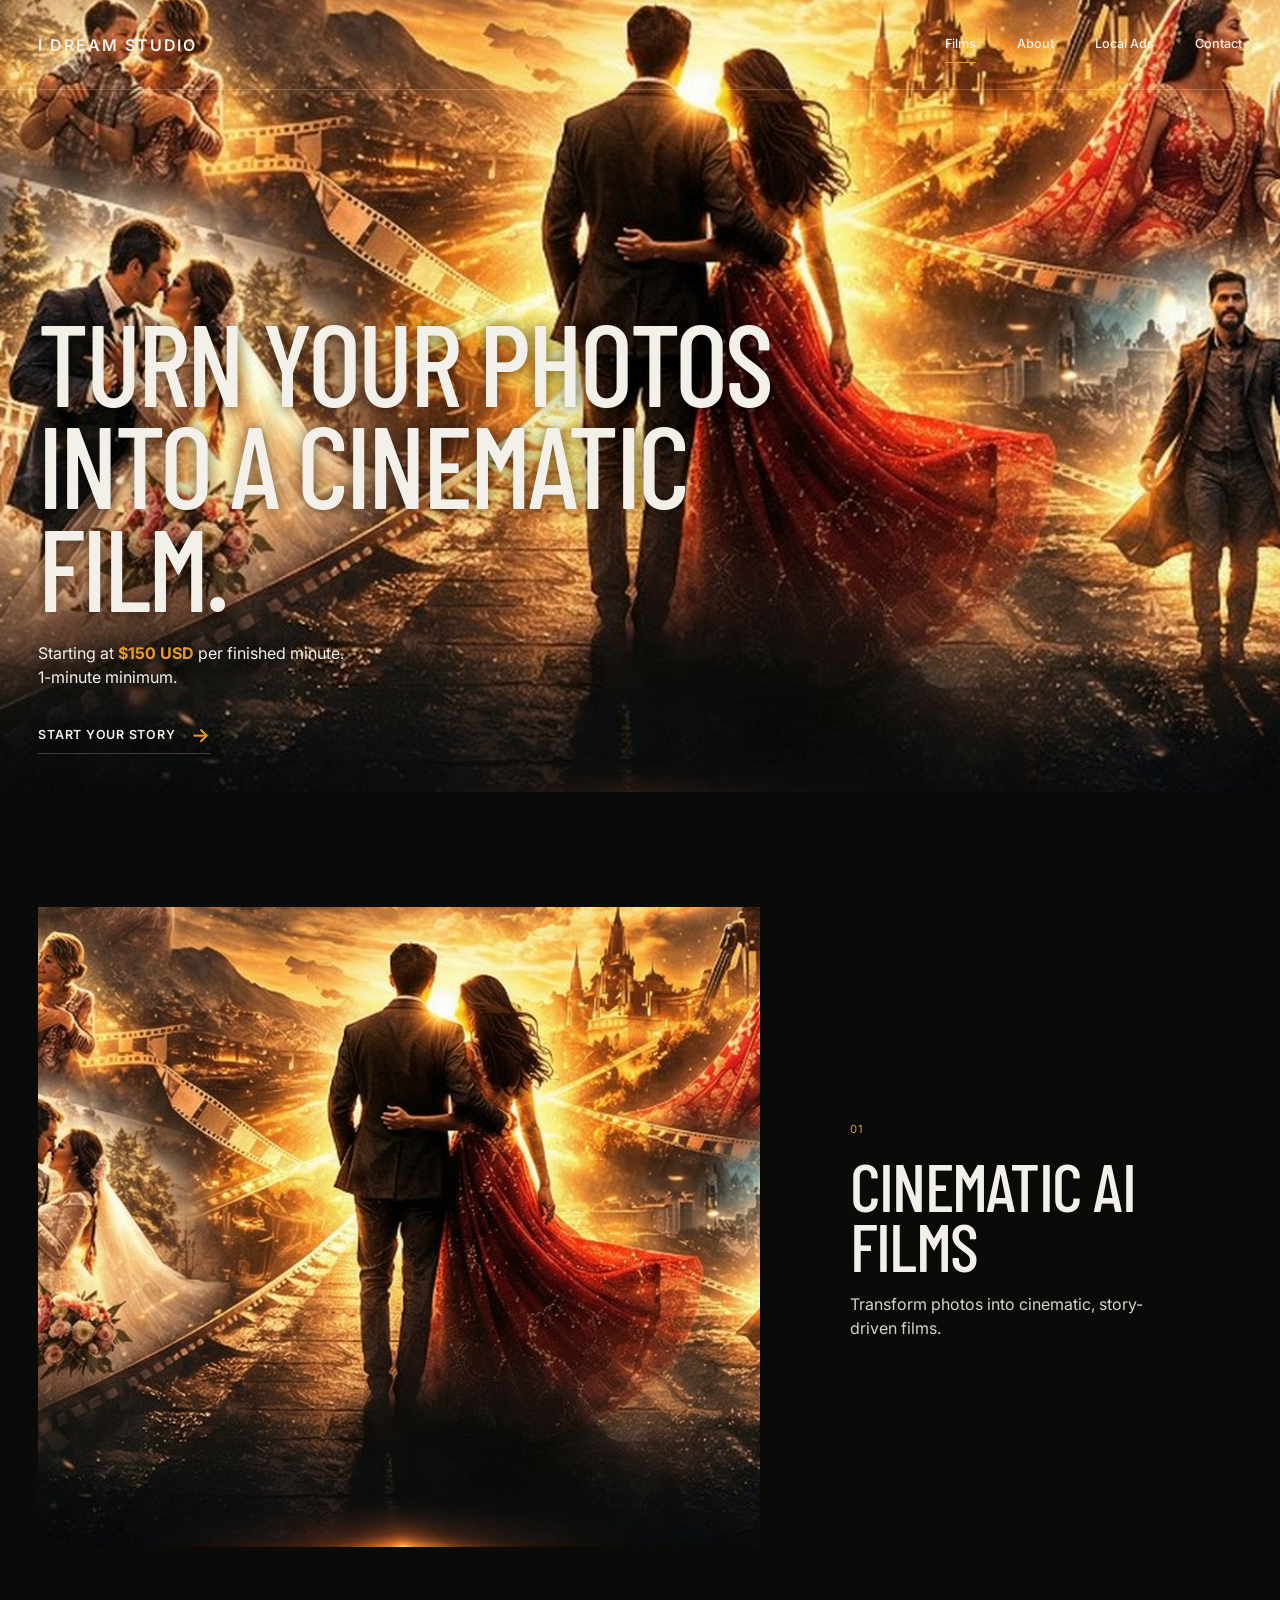
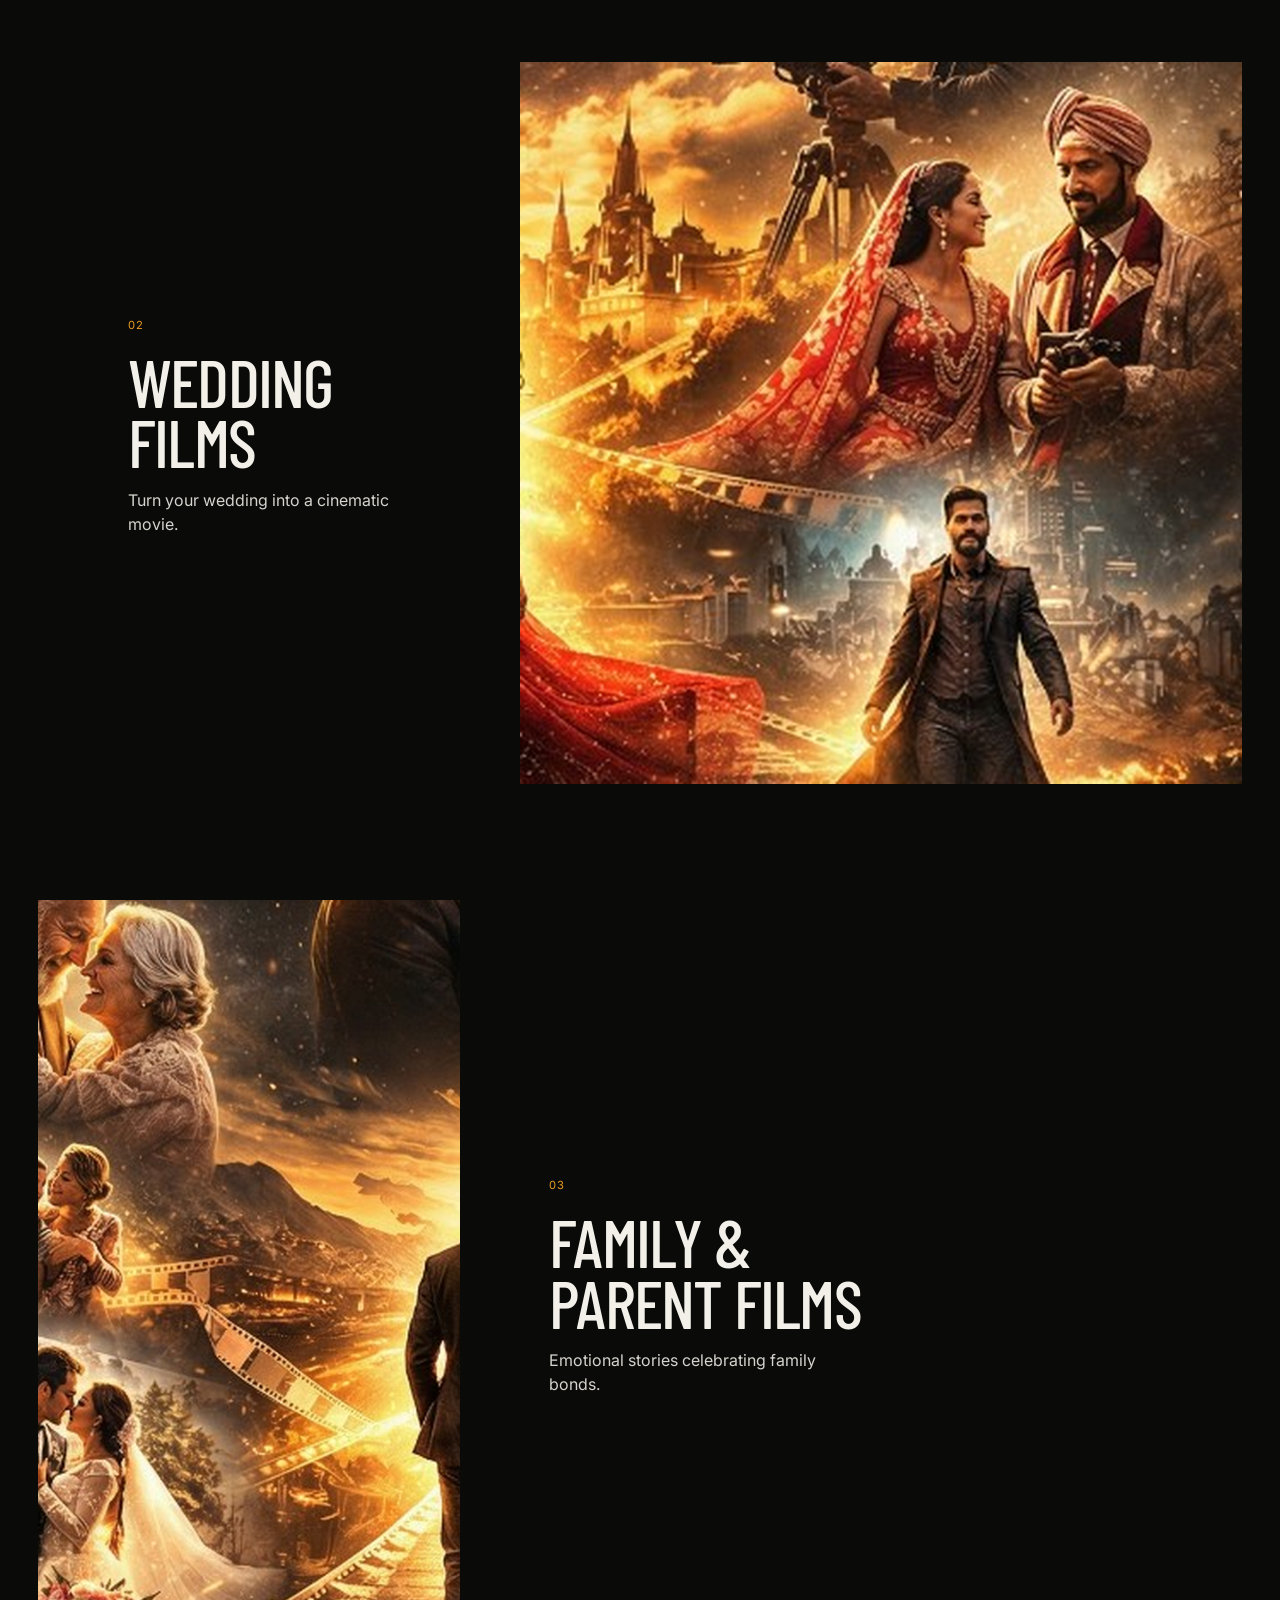
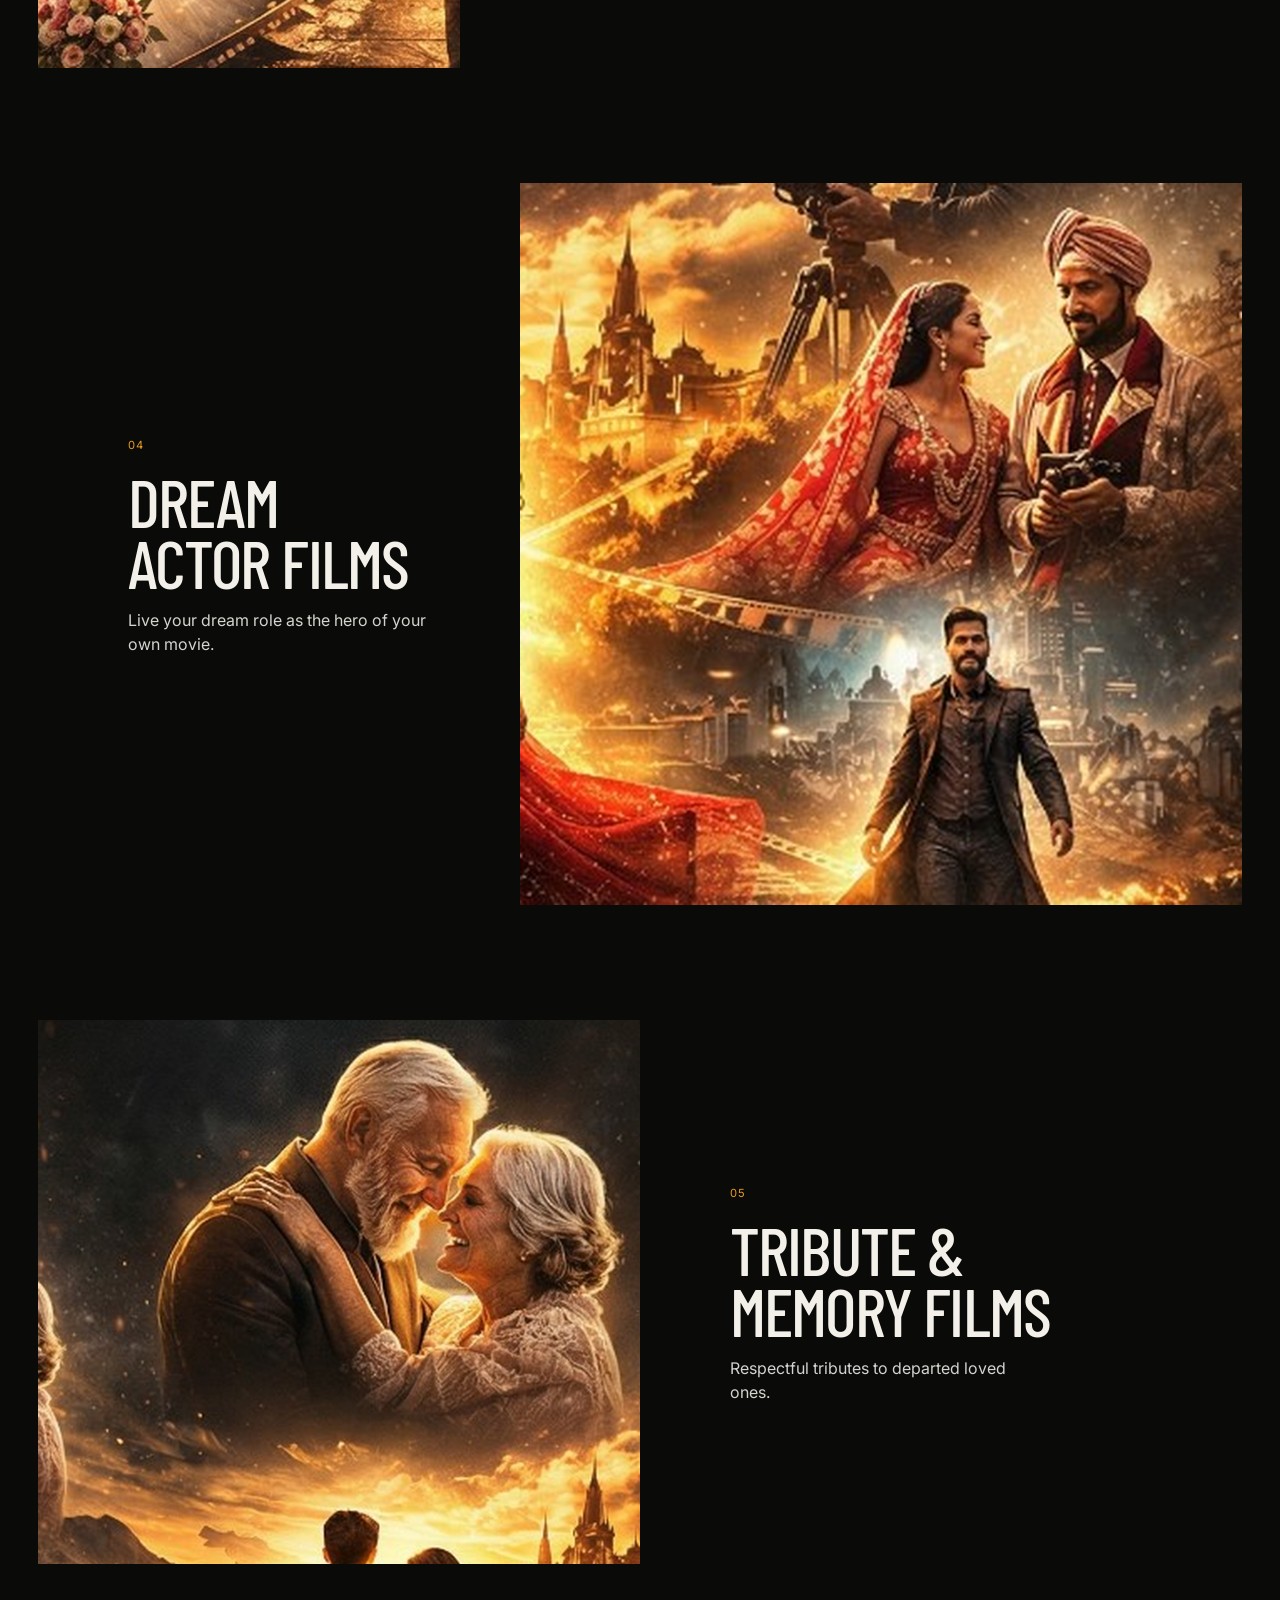
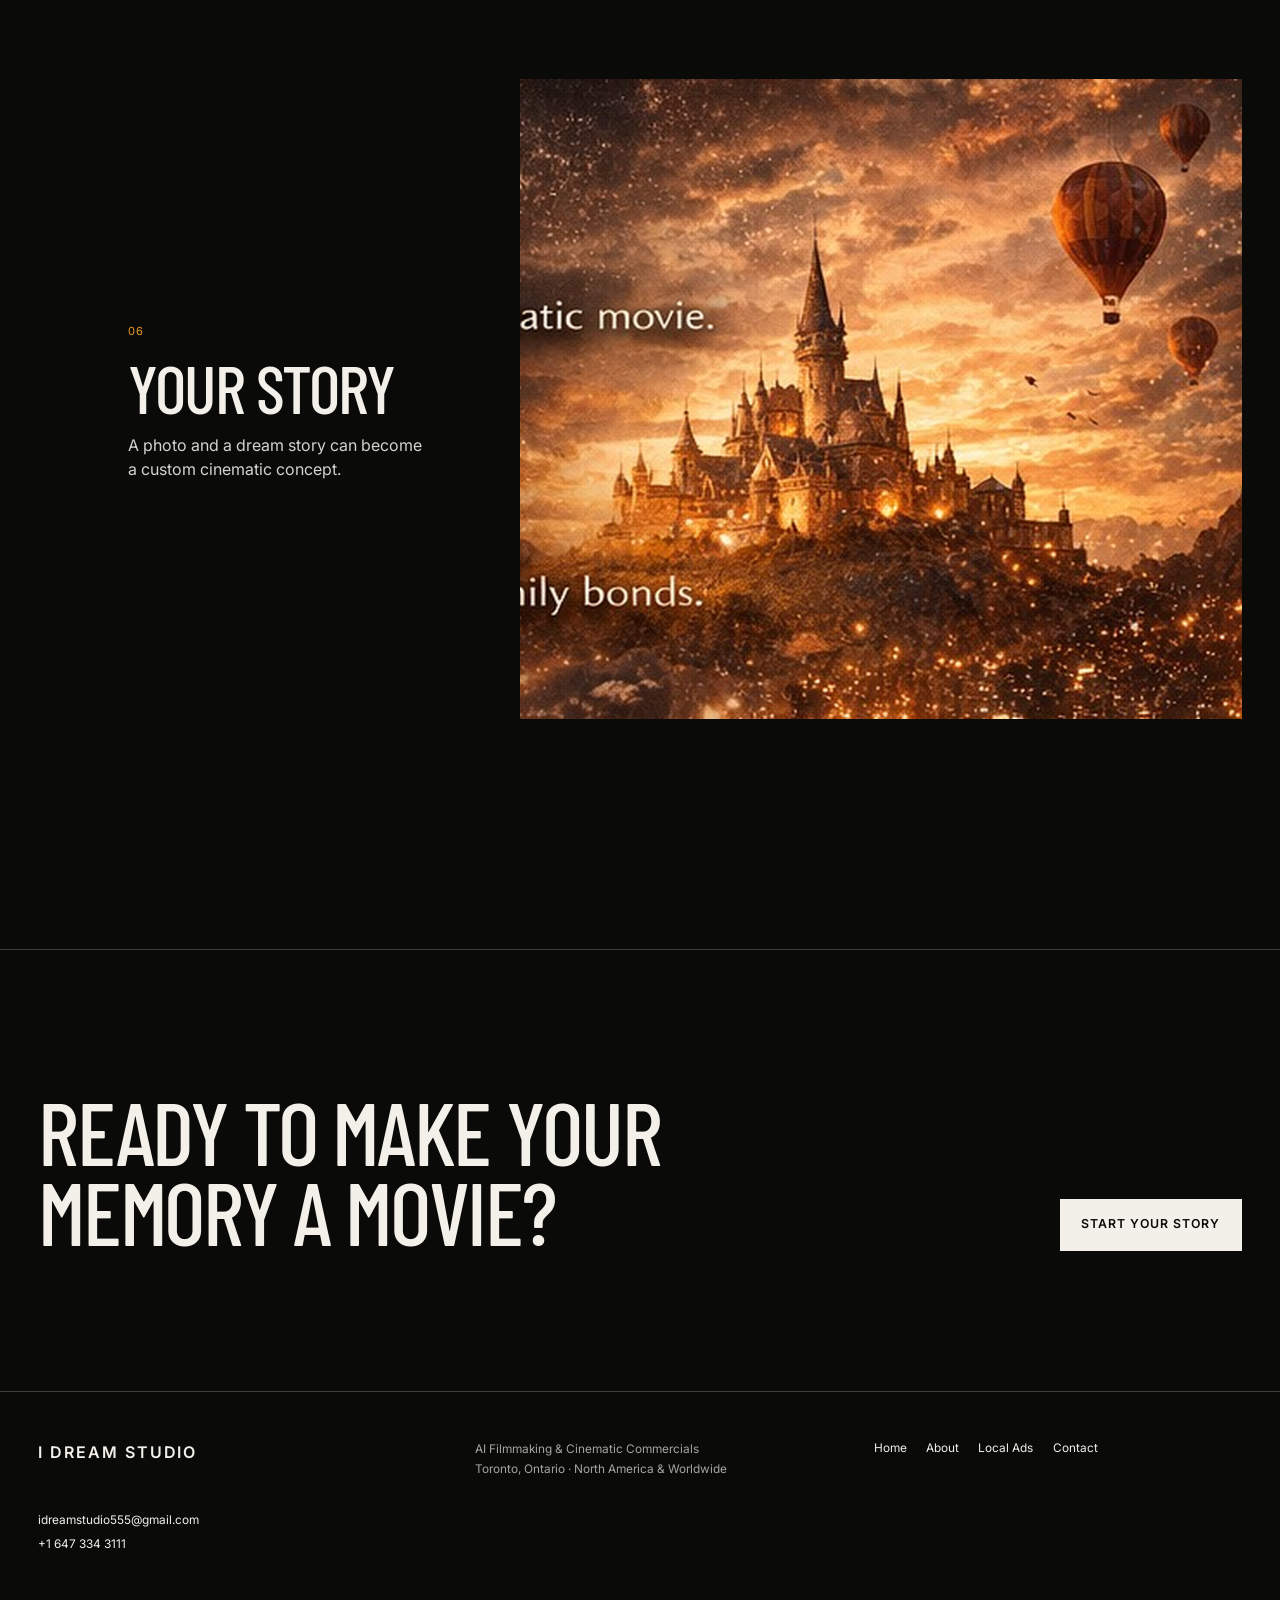
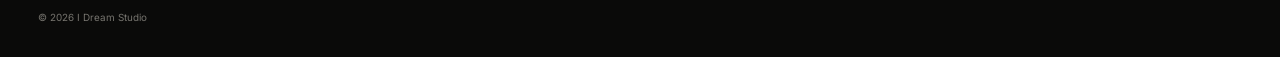
<file: services.html>
<!doctype html>
<html lang="en"><head>
  <meta charset="utf-8"><meta name="viewport" content="width=device-width,initial-scale=1"><meta name="theme-color" content="#0a0a09">
  <title>Cinematic AI Films, Weddings &amp; Memories | I Dream Studio</title><meta name="description" content="Turn photos, weddings, family stories, dream roles and memories into cinematic AI-assisted films. Starting at $150 USD per finished minute.">
  <link rel="canonical" href="https://www.idreamstudio.ca/services.html"><meta property="og:type" content="website"><meta property="og:title" content="Cinematic AI Films | I Dream Studio"><meta property="og:description" content="Turn your photos into a cinematic film."><meta property="og:image" content="https://www.idreamstudio.ca/02_wedding_cinematic.png">
  <link rel="preconnect" href="https://fonts.googleapis.com"><link rel="preconnect" href="https://fonts.gstatic.com" crossorigin><link href="https://fonts.googleapis.com/css2?family=Barlow+Condensed:wght@500;600&family=Inter:wght@400;500;600&display=swap" rel="stylesheet"><link rel="preload" as="image" href="02_wedding_cinematic.png" fetchpriority="high"><link rel="stylesheet" href="style.css?v=20260903-studio"><script src="script.js?v=20260903-studio" defer></script>
</head><body class="films">
  <a class="skip-link" href="#main">Skip to content</a><header class="site-header" data-header><a class="wordmark" href="index.html">I Dream Studio</a><button class="nav-toggle" type="button" aria-controls="site-nav" aria-expanded="false"><span>Menu</span><i aria-hidden="true"></i></button><nav class="site-nav" id="site-nav" aria-label="Primary navigation"><a aria-current="page" href="services.html">Films</a><a href="about.html">About</a><a href="local-ads.html">Local Ads</a><a href="contact.html">Contact</a></nav></header>
  <main id="main">
    <section class="films-hero"><img src="02_wedding_cinematic.png" width="1200" height="821" alt="A couple entering a cinematic world assembled from personal memories" fetchpriority="high"><div data-reveal><h1>Turn your photos<br>into a cinematic film.</h1><p>Starting at <strong>$150 USD</strong> per finished minute.<br>1-minute minimum.</p><a class="text-action text-action--light" href="contact.html">Start Your Story <span aria-hidden="true">→</span></a></div></section>
    <section class="film-sequence" aria-label="Personal film services">
      <article class="film-entry film-entry--wide" data-reveal><figure><img src="02_wedding_cinematic.png" width="1200" height="821" loading="lazy" alt="A couple walking through a cinematic landscape"></figure><div><span>01</span><h2>Cinematic AI Films</h2><p>Transform photos into cinematic, story-driven films.</p></div></article>
      <article class="film-entry film-entry--reverse" id="wedding-films" data-reveal><figure><img src="04_wedding_indian_couple.png" width="1200" height="1200" loading="lazy" alt="An Indian wedding couple in a cinematic setting"></figure><div><span>02</span><h2>Wedding Films</h2><p>Turn your wedding into a cinematic movie.</p></div></article>
      <article class="film-entry film-entry--portrait" data-reveal><figure><img src="06_cinematic_family_story.png" width="1200" height="1256" loading="lazy" alt="Family memories and a wedding presented as connected scenes"></figure><div><span>03</span><h2>Family &amp;<br>Parent Films</h2><p>Emotional stories celebrating family bonds.</p></div></article>
      <article class="film-entry film-entry--reverse" data-reveal><figure><img src="04_wedding_indian_couple.png" width="1200" height="1200" loading="lazy" alt="A hero-like figure walking through a dramatic story world"></figure><div><span>04</span><h2>Dream Actor Films</h2><p>Live your dream role as the hero of your own movie.</p></div></article>
      <article class="film-entry film-entry--quiet" data-reveal><figure><img src="01_hero_cinematic_couple.png" width="1200" height="1133" loading="lazy" alt="An older couple sharing a warm memory"></figure><div><span>05</span><h2>Tribute &amp;<br>Memory Films</h2><p>Respectful tributes to departed loved ones.</p></div></article>
      <article class="film-entry film-entry--reverse" data-reveal><figure><img src="05_cinematic_castle_background.png" width="1200" height="862" loading="lazy" alt="A fantastical landscape suggesting an original story world"></figure><div><span>06</span><h2>Your Story</h2><p>A photo and a dream story can become a custom cinematic concept.</p></div></article>
    </section>
    <section class="statement"><h2>Ready to make your<br>memory a movie?</h2><a class="button" href="contact.html">Start Your Story</a></section>
  </main>
  <footer class="site-footer"><a class="wordmark" href="index.html">I Dream Studio</a><p>AI Filmmaking &amp; Cinematic Commercials<br>Toronto, Ontario · North America &amp; Worldwide</p><nav aria-label="Footer navigation"><a href="index.html">Home</a><a href="about.html">About</a><a href="local-ads.html">Local Ads</a><a href="contact.html">Contact</a></nav><address><a href="mailto:idreamstudio555@gmail.com">idreamstudio555@gmail.com</a><a href="https://wa.me/16473343111">+1 647 334 3111</a></address><small>© <span data-year></span> I Dream Studio</small></footer>
</body></html>
</file>
<file: style.css>
:root{--ink:#0a0a09;--paper:#f2f0e9;--muted:#a7a59f;--line:rgba(242,240,233,.22);--line-dark:rgba(10,10,9,.2);--amber:#e99b22;--gutter:clamp(1.25rem,3vw,3.5rem);--display:"Barlow Condensed",Impact,sans-serif;--sans:"Inter",Arial,sans-serif}
*{box-sizing:border-box}html{scroll-behavior:smooth;background:var(--ink)}body{margin:0;background:var(--ink);color:var(--paper);font-family:var(--sans);font-size:16px;line-height:1.5}img{display:block;width:100%;height:auto}a{color:inherit;text-decoration:none}button{font:inherit}.skip-link{position:fixed;left:1rem;top:-5rem;z-index:50;background:var(--paper);color:var(--ink);padding:.8rem 1rem}.skip-link:focus{top:1rem}
.site-header{position:absolute;z-index:20;top:0;left:0;width:100%;height:5.65rem;display:flex;align-items:center;padding:0 var(--gutter);border-bottom:1px solid var(--line);transition:background .35s ease}.site-header--solid,.site-header.is-scrolled{position:sticky;top:0;background:rgba(10,10,9,.96);backdrop-filter:blur(12px)}.wordmark{font-weight:600;font-size:1rem;letter-spacing:.12em;text-transform:uppercase;white-space:nowrap}.site-nav{display:flex;gap:clamp(1.35rem,3.2vw,3.5rem);margin-left:auto;font-size:.79rem;font-weight:500}.site-nav a{position:relative}.site-nav a[aria-current]::after{content:"";position:absolute;left:0;right:0;bottom:-.55rem;height:1px;background:var(--amber)}.nav-toggle{display:none}
h1,h2,h3,p{margin:0}h1,h2,h3{font-family:var(--display);font-weight:500;text-transform:uppercase;line-height:.89;letter-spacing:-.026em}h1{font-size:clamp(4.2rem,9vw,9.4rem)}h2{font-size:clamp(3.3rem,6vw,7.15rem)}h3{font-size:clamp(2.8rem,4.8vw,5.5rem)}.label{font-size:.67rem;font-weight:600;letter-spacing:.145em;text-transform:uppercase;color:var(--amber);margin-bottom:1.25rem}.text-action{display:inline-flex;align-items:center;gap:1rem;border-bottom:1px solid var(--ink);padding:.5rem 0;font-size:.78rem;font-weight:600;text-transform:uppercase;letter-spacing:.06em}.text-action span{font-size:1.25rem;color:var(--amber);line-height:.6}.text-action--light{border-color:var(--line)}.button{display:inline-flex;align-items:center;justify-content:center;min-height:3.25rem;padding:.85rem 1.35rem;background:var(--paper);color:var(--ink);font-size:.77rem;font-weight:600;letter-spacing:.08em;text-transform:uppercase}
[data-reveal]{opacity:0;transform:translateY(22px);transition:opacity .65s ease,transform .65s ease}[data-reveal].is-visible{opacity:1;transform:none}
.hero{position:relative;min-height:100svh;overflow:hidden;background:#17130f}.hero__media{position:absolute;inset:0;height:100%;object-fit:cover;object-position:center 48%}.hero--home .hero__media{transform:scale(1.18);transform-origin:66% 52%}.hero__content{position:absolute;z-index:1;left:var(--gutter);bottom:clamp(7.5rem,14vh,10rem);max-width:min(47rem,70vw);text-shadow:0 1px 14px rgba(0,0,0,.55)}.hero__content h1{max-width:8ch}.hero--home .hero__content h1{font-family:var(--sans);font-weight:500;font-size:clamp(3.8rem,7.2vw,7.6rem);line-height:.92;letter-spacing:-.065em}.hero__content p{margin:1.7rem 0 1.8rem;max-width:25rem;font-size:clamp(1rem,1.4vw,1.23rem)}.hero__meta{position:absolute;z-index:1;bottom:2.2rem;left:var(--gutter);right:var(--gutter);display:flex;gap:4rem;font-size:.71rem;letter-spacing:.04em}.hero__meta span+span{padding-left:4rem;border-left:1px solid var(--line)}
.service-index{padding:clamp(6rem,12vw,12rem) var(--gutter)}.section-head{max-width:48rem;margin:0 0 clamp(3.5rem,8vw,7rem)}.section-head h2{max-width:8ch}.service-row{display:grid;grid-template-columns:1fr 1.15fr;min-height:38rem;border-top:1px solid var(--line);color:var(--paper)}.service-row:last-child{border-bottom:1px solid var(--line)}.service-row__copy{display:grid;grid-template-columns:2rem 1fr;padding:clamp(2.2rem,5vw,5rem) clamp(1.3rem,5vw,6rem) 2rem 0;align-content:start}.service-row__copy>span{font-size:.7rem;color:var(--amber);padding-top:.3rem}.service-row__copy h3{grid-column:2;max-width:6ch}.service-row__copy p{grid-column:2;max-width:23rem;margin:1.55rem 0;font-size:.92rem;color:#d5d3cd}.service-row__copy b{grid-column:2;font-size:.72rem;text-transform:uppercase;letter-spacing:.08em;margin-top:auto}.service-row figure{height:clamp(28rem,48vw,46rem);margin:0;overflow:hidden}.service-row figure img{height:100%;object-fit:cover;object-position:52% center;transition:transform 1s ease}.service-row:hover figure img{transform:scale(1.025)}.service-row--reverse{grid-template-columns:1.15fr 1fr}.service-row--reverse figure{order:-1}.service-row--reverse .service-row__copy{padding-left:clamp(1.3rem,5vw,6rem);padding-right:0}
.director-feature{display:grid;grid-template-columns:1.08fr .92fr;min-height:54rem}.director-feature figure{margin:0;overflow:hidden}.director-feature figure img{height:100%;object-fit:cover;object-position:44% center}.director-feature__copy{padding:clamp(3rem,8vw,9rem) var(--gutter);align-self:center}.director-feature__copy h2{font-size:clamp(3.1rem,5vw,6.1rem)}.director-feature__copy h2 span{font-family:var(--sans);font-weight:400;font-size:.62em;line-height:1.02;letter-spacing:-.04em}.director-feature__copy>p:not(.label){max-width:31rem;margin:2rem 0;font-size:.96rem;color:#d5d3cd}.craft-line{display:flex;flex-wrap:wrap;gap:.8rem 1.25rem;margin:2.5rem 0;padding:1.1rem 0;border-top:1px solid var(--line);border-bottom:1px solid var(--line);list-style:none;font-size:.66rem;font-weight:600;text-transform:uppercase;letter-spacing:.06em}.craft-line li+li:before{content:"/";color:var(--amber);margin-right:1.25rem}
.rate-band{display:grid;grid-template-columns:1.2fr 1fr auto;align-items:end;gap:3rem;padding:clamp(4rem,7vw,7rem) var(--gutter)}.rate-band--paper{background:var(--paper);color:var(--ink)}.rate-band--paper .label{color:#9d6416}.rate-band h2{font-size:clamp(3.4rem,5vw,5.8rem)}.rate{display:grid;grid-template-columns:auto 1fr;align-items:end;gap:.35rem 1rem}.rate>span{grid-column:1/-1;font-size:.72rem;text-transform:uppercase;letter-spacing:.08em}.rate strong{font-family:var(--display);font-size:clamp(4.5rem,8vw,8rem);font-weight:500;line-height:.7}.rate sup{font-size:.42em}.rate p{font-size:.8rem;line-height:1.45;padding-bottom:.25rem}.rate small{color:#6d6b66}.rate-band .text-action{white-space:nowrap}
.ads-teaser{display:grid;grid-template-columns:1.08fr .92fr;min-height:48rem;background:#18140e}.ads-teaser figure{margin:0;overflow:hidden}.ads-teaser figure img{height:100%;object-fit:cover;object-position:66% center}.ads-teaser__body{padding:clamp(3rem,7vw,8rem) var(--gutter);display:flex;flex-direction:column;align-items:flex-start}.ads-teaser h2{font-size:clamp(3.4rem,5vw,6rem)}.ads-teaser__body>div>p:last-child{margin:1.7rem 0;max-width:29rem;color:#dedbd3}.mini-rates{display:grid;grid-template-columns:repeat(3,1fr);width:100%;gap:1rem;margin:auto 0 2rem;padding:1.4rem 0;border-top:1px solid var(--line);border-bottom:1px solid var(--line)}.mini-rates div+div{border-left:1px solid var(--line);padding-left:1rem}.mini-rates dt{font-size:.65rem;text-transform:uppercase;letter-spacing:.1em}.mini-rates dd{margin:.5rem 0 0;font-family:var(--display);font-size:2.5rem;line-height:.8}.mini-rates dd span{font:500 .65rem var(--sans);letter-spacing:.08em}
.closing-frame{position:relative;min-height:52rem;display:grid;align-items:end;overflow:hidden}.closing-frame>img{position:absolute;inset:0;height:100%;object-fit:cover;object-position:60% center}.closing-frame>div{position:relative;z-index:1;padding:var(--gutter);max-width:45rem;text-shadow:0 2px 14px rgba(0,0,0,.6)}.closing-frame h2{font-size:clamp(4rem,8vw,8rem)}.closing-frame p{max-width:23rem;margin:1.25rem 0 2rem}.closing-frame .text-action{margin-left:1.2rem;vertical-align:middle}
.site-footer{display:grid;grid-template-columns:1.1fr 1fr 1fr;gap:2rem;padding:3rem var(--gutter) 2rem;border-top:1px solid var(--line);font-size:.74rem}.site-footer>p{color:var(--muted);line-height:1.65}.site-footer nav{display:flex;flex-wrap:wrap;align-content:start;gap:.8rem 1.2rem}.site-footer address{display:flex;flex-direction:column;align-items:start;gap:.45rem;font-style:normal}.site-footer small{grid-column:1/-1;margin-top:1.5rem;color:#77756f}
.profile-hero{display:grid;grid-template-columns:1fr 1fr;min-height:calc(100svh - 5.65rem)}.profile-hero__copy{padding:clamp(7rem,13vw,13rem) var(--gutter) clamp(4rem,8vw,8rem);align-self:center}.profile-hero__copy h1{font-size:clamp(4.3rem,7.3vw,8rem)}.profile-hero__copy h1 span{font-family:var(--sans);font-size:.54em;letter-spacing:-.045em;text-transform:none;line-height:1}.profile-hero__copy strong{display:block;margin-top:3rem;font-size:.75rem;letter-spacing:.08em;text-transform:uppercase}.profile-hero figure{margin:0;overflow:hidden}.profile-hero figure img{height:100%;object-fit:cover;object-position:46% center}.bio-layout{display:grid;grid-template-columns:1fr 1fr;gap:10%;padding:clamp(5rem,11vw,10rem) var(--gutter);background:var(--paper);color:var(--ink)}.bio-layout h2{font-size:clamp(3.5rem,6vw,6rem)}.reading-copy{max-width:36rem}.reading-copy p+p{margin-top:1.4rem}.career{padding:clamp(5rem,10vw,9rem) var(--gutter)}.career header{display:grid;grid-template-columns:1fr 1fr;margin-bottom:4rem}.career h2{font-size:clamp(3.4rem,5vw,5.9rem)}.career ol{padding:0;margin:0;border-top:1px solid var(--line);list-style:none}.career li{display:grid;grid-template-columns:4rem 1.2fr 1fr;gap:1rem;padding:1.15rem 0;border-bottom:1px solid var(--line);align-items:baseline}.career li span{font-size:.7rem;color:var(--amber)}.career li strong{font:500 clamp(1.7rem,3vw,3rem)/.9 var(--display);text-transform:uppercase}.career li small{color:var(--muted)}.craft-spread{display:grid;grid-template-columns:1.05fr .95fr;min-height:47rem}.craft-spread figure{margin:0;overflow:hidden}.craft-spread figure img{height:100%;object-fit:cover;object-position:65% center}.craft-spread>div{padding:clamp(4rem,7vw,8rem) var(--gutter)}.craft-spread h2{font-size:clamp(3.2rem,5vw,5.5rem)}.craft-spread ul{margin:3rem 0 0;padding:0;border-top:1px solid var(--line);list-style:none}.craft-spread li{display:grid;grid-template-columns:1fr 1fr;gap:1rem;padding:1.2rem 0;border-bottom:1px solid var(--line)}.craft-spread li strong{font:500 1.55rem var(--display);text-transform:uppercase}.craft-spread li span{font-size:.78rem;color:var(--muted)}
.films-hero,.ads-hero,.contact-frame{position:relative;min-height:88svh;display:grid;align-items:end;overflow:hidden}.films-hero>img,.ads-hero>img,.contact-frame>img{position:absolute;inset:0;height:100%;object-fit:cover}.films-hero>img{object-position:center 52%}.ads-hero>img{object-position:53% 35%}.films-hero>div,.ads-hero>div{position:relative;z-index:1;padding:var(--gutter);max-width:56rem;text-shadow:0 1px 15px rgba(0,0,0,.62)}.films-hero p,.ads-hero p{margin:1.5rem 0 1.8rem}.films-hero strong{color:var(--amber)}
.film-sequence{padding:clamp(4rem,9vw,9rem) var(--gutter)}.film-entry{display:grid;grid-template-columns:1.2fr .8fr;min-height:40rem;margin-bottom:clamp(4rem,9vw,9rem);align-items:center}.film-entry figure{height:100%;margin:0;overflow:hidden}.film-entry figure img{height:100%;object-fit:cover;object-position:center}.film-entry>div{padding:clamp(2rem,7vw,7rem);align-self:center}.film-entry>div>span{font-size:.7rem;color:var(--amber);letter-spacing:.12em}.film-entry h2{font-size:clamp(3.5rem,5.3vw,6.3rem);margin:1rem 0}.film-entry p{max-width:19rem;color:#d5d3cd}.film-entry--reverse{grid-template-columns:.8fr 1.2fr}.film-entry--reverse figure{order:2}.film-entry--portrait{grid-template-columns:.7fr 1.3fr;min-height:48rem}.film-entry--portrait figure{height:48rem;max-width:34rem}.film-entry--quiet{grid-template-columns:1fr 1fr;min-height:34rem}.film-entry--quiet figure{height:34rem}.film-entry--quiet figure img{object-position:68% center}
.packages{padding:clamp(5rem,10vw,10rem) var(--gutter)}.packages header{display:grid;grid-template-columns:1fr 1fr;gap:2rem;margin-bottom:5rem}.packages h2{font-size:clamp(3.6rem,5.6vw,6.2rem)}.package{display:grid;grid-template-columns:1fr .65fr 1fr;gap:2rem;padding:2.5rem 0;border-top:1px solid var(--line)}.package:last-of-type{border-bottom:1px solid var(--line)}.package>div>span{font-size:.7rem;color:var(--amber)}.package h3{font-size:clamp(3rem,5vw,5.5rem);margin:.8rem 0}.package>div p{color:var(--muted);font-size:.82rem}.package>strong{font:500 clamp(4rem,6vw,6.5rem)/.75 var(--display);align-self:center}.package sup{font-size:.4em}.package strong small{font:500 .8rem var(--sans);letter-spacing:.08em}.package ul{margin:0;padding:0;list-style:none;align-self:center;font-size:.82rem}.package li{padding:.24rem 0}.package li:before{content:"—";color:var(--amber);margin-right:.55rem}.package-notes{display:grid;grid-template-columns:1fr 1fr;gap:2rem;margin-top:1.3rem;color:var(--muted);font-size:.82rem}.package-notes strong{display:block;color:var(--paper);font-size:.7rem;letter-spacing:.08em;text-transform:uppercase;margin-bottom:.3rem}
.reel{background:var(--paper);color:var(--ink);padding:clamp(5rem,9vw,9rem) var(--gutter)}.reel header{max-width:42rem}.reel header>p:last-child{margin-top:1.5rem}.reel-grid{display:grid;grid-template-columns:1fr .54fr 1fr;gap:1.4rem;margin-top:4rem}.reel-slot{position:relative;aspect-ratio:16/10;overflow:hidden;background:#222}.reel-slot--portrait{aspect-ratio:9/13}.reel-slot img{height:100%;object-fit:cover}.reel-slot span{position:absolute;left:1rem;bottom:1rem;color:white;font-size:.71rem;font-weight:600;letter-spacing:.05em;text-transform:uppercase;text-shadow:0 1px 8px #000}.reel-slot iframe{width:100%;height:100%;border:0}.statement{display:flex;justify-content:space-between;align-items:end;gap:3rem;padding:clamp(5rem,11vw,11rem) var(--gutter);border-top:1px solid var(--line)}.statement h2{font-size:clamp(4.4rem,7vw,8rem)}.statement h2 span{font-family:var(--sans);font-size:.55em;letter-spacing:-.05em;text-transform:none}
.contact-frame{min-height:100svh}.contact-frame>img{object-position:55% center}.contact-frame__copy{position:relative;z-index:1;max-width:34rem;padding:var(--gutter);margin-bottom:clamp(3rem,8vh,7rem);text-shadow:0 1px 14px rgba(0,0,0,.65)}.contact-frame__copy p{margin:1.5rem 0 2rem;max-width:25rem}.contact-actions{display:flex;align-items:center;gap:1.4rem}.contact-ledger{display:grid;grid-template-columns:1fr 1fr;gap:10%;padding:clamp(5rem,9vw,9rem) var(--gutter);background:var(--paper);color:var(--ink)}.contact-ledger h2{font-size:clamp(3.8rem,6vw,6.4rem)}.contact-ledger>div>p:last-child{max-width:27rem;margin-top:1.6rem}.contact-ledger address{font-style:normal;border-top:1px solid var(--line-dark)}.contact-ledger address>div{display:grid;grid-template-columns:8rem 1fr;gap:1rem;padding:1rem 0;border-bottom:1px solid var(--line-dark)}.contact-ledger address span{font-size:.68rem;letter-spacing:.08em;text-transform:uppercase;color:#67655f}.social-line{display:flex;align-items:center;gap:clamp(1rem,4vw,4rem);padding:2rem var(--gutter);border-bottom:1px solid var(--line);font-size:.78rem}.social-line span{color:var(--amber);text-transform:uppercase;letter-spacing:.1em}.social-line small{margin-left:auto;color:var(--muted)}
@media(max-width:52rem){.site-header{height:4.75rem}.site-nav{position:fixed;inset:0;background:var(--ink);display:flex;flex-direction:column;justify-content:center;gap:1.1rem;padding:var(--gutter);opacity:0;visibility:hidden;transition:opacity .25s ease,visibility .25s}.site-header.is-open .site-nav{opacity:1;visibility:visible}.site-nav a{font:500 clamp(3.4rem,12vw,5.5rem)/.9 var(--display);text-transform:uppercase}.site-nav a[aria-current]::after{bottom:-.15rem}.nav-toggle{z-index:1;display:flex;align-items:center;gap:.7rem;margin-left:auto;background:none;border:0;padding:.7rem 0;color:inherit;font-size:.72rem;font-weight:600;letter-spacing:.08em;text-transform:uppercase}.nav-toggle i,.nav-toggle i:before{display:block;width:1rem;height:1px;background:currentColor;content:""}.nav-toggle i:before{transform:translateY(-4px)}.site-header.is-open .nav-toggle i{transform:rotate(45deg)}.site-header.is-open .nav-toggle i:before{transform:rotate(90deg)}.hero__content{bottom:8rem;max-width:94%}.hero__content h1{font-size:clamp(4rem,17vw,6.5rem)}.hero__meta{bottom:1.3rem;gap:1rem;font-size:.62rem}.hero__meta span+span{padding-left:1rem}.service-row,.service-row--reverse{grid-template-columns:1fr;min-height:0}.service-row figure,.service-row--reverse figure{order:-1;height:28rem}.service-row__copy,.service-row--reverse .service-row__copy{padding:2rem 0 3.2rem;grid-template-columns:2rem 1fr}.director-feature,.ads-teaser,.profile-hero,.craft-spread,.bio-layout,.contact-ledger{grid-template-columns:1fr}.director-feature figure{height:32rem}.director-feature__copy{padding:4rem var(--gutter)}.rate-band{grid-template-columns:1fr;gap:2rem;padding:4rem var(--gutter)}.ads-teaser figure{height:27rem}.ads-teaser__body{padding:4rem var(--gutter)}.closing-frame{min-height:43rem}.site-footer{grid-template-columns:1fr 1fr}.site-footer>p{grid-column:1/-1}.profile-hero{min-height:0}.profile-hero__copy{padding:7rem var(--gutter) 4rem}.profile-hero figure{height:32rem}.bio-layout{gap:3rem}.career header{grid-template-columns:1fr;gap:1.5rem}.career li{grid-template-columns:2.5rem 1fr}.career li small{grid-column:2}.craft-spread figure{height:28rem}.craft-spread>div{padding:4rem var(--gutter)}.films-hero,.ads-hero{min-height:45rem}.films-hero>div,.ads-hero>div{padding:2rem var(--gutter) 4rem}.film-entry,.film-entry--reverse,.film-entry--portrait,.film-entry--quiet{grid-template-columns:1fr;min-height:0;margin-bottom:4rem}.film-entry figure,.film-entry--portrait figure,.film-entry--quiet figure{order:-1;height:28rem;max-width:none}.film-entry>div{padding:2rem 0 0}.package{grid-template-columns:1fr;gap:1.4rem;padding:2.5rem 0}.package>strong{font-size:5.3rem}.package-notes{grid-template-columns:1fr}.packages header{grid-template-columns:1fr;margin-bottom:3rem}.reel-grid{grid-template-columns:1fr 1fr}.reel-slot--portrait{grid-row:span 2}.statement{display:block}.statement .button{margin-top:2rem}.contact-frame{min-height:48rem}.contact-frame__copy{margin-top:auto;margin-bottom:0;padding-bottom:4rem}.contact-ledger{gap:3rem}.social-line{flex-wrap:wrap}.social-line small{width:100%;margin-left:0}.contact-actions{flex-wrap:wrap}}
@media(max-width:30rem){.hero__meta span+span{display:none}.mini-rates{grid-template-columns:1fr;gap:1rem}.mini-rates div+div{padding:1rem 0 0;border-left:0;border-top:1px solid var(--line)}.craft-line{display:grid;grid-template-columns:1fr 1fr}.craft-line li+li:before{display:none}.craft-spread li{grid-template-columns:1fr}.site-footer{grid-template-columns:1fr}.site-footer nav,.site-footer address{grid-column:1}.contact-ledger address>div{grid-template-columns:1fr}.reel-grid{grid-template-columns:1fr}.reel-slot--portrait{aspect-ratio:16/10;grid-row:auto}}
@media(prefers-reduced-motion:reduce){html{scroll-behavior:auto}*,*:before,*:after{animation-duration:.01ms!important;transition-duration:.01ms!important;scroll-behavior:auto!important}[data-reveal]{opacity:1;transform:none}}
@media(max-width:52rem){.hero--home .hero__media{transform:scale(1.08);transform-origin:60% 52%}.hero--home .hero__content h1{font-size:clamp(3.5rem,15vw,5.4rem)}}
</file>
